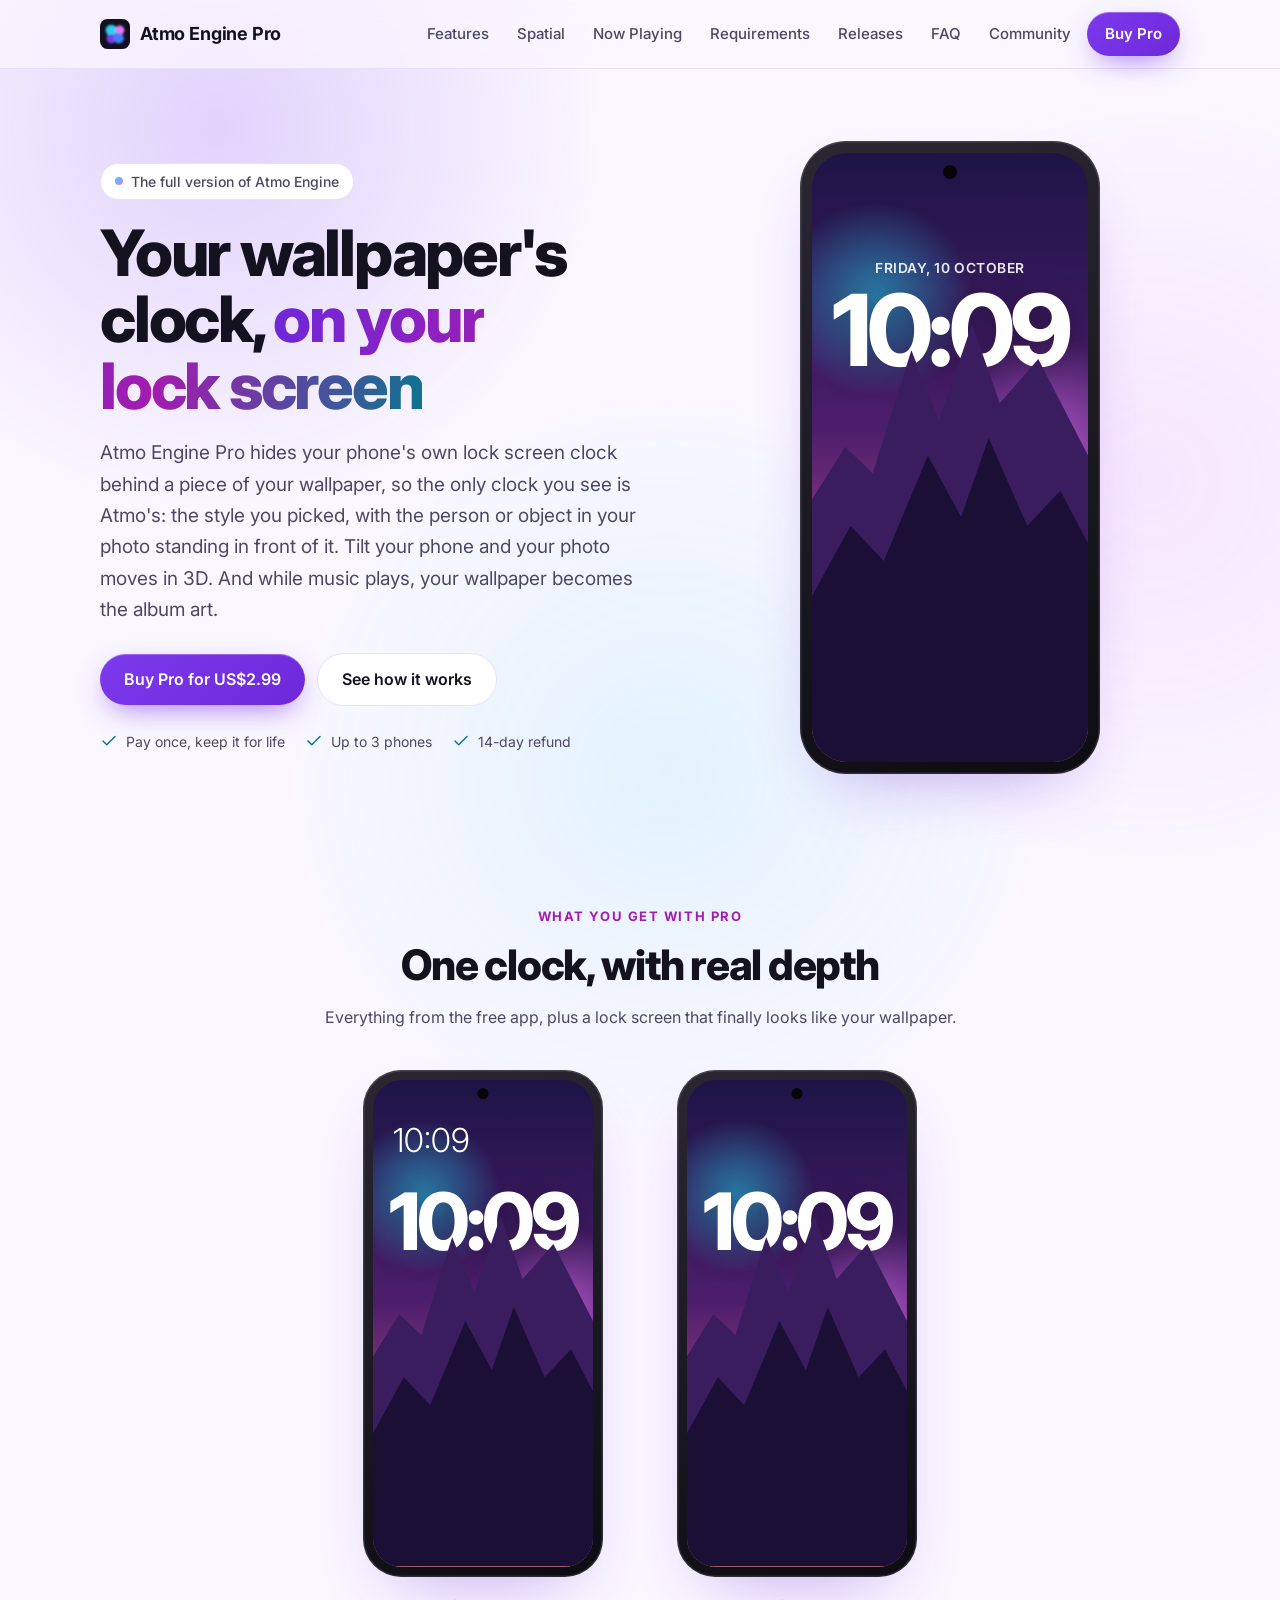
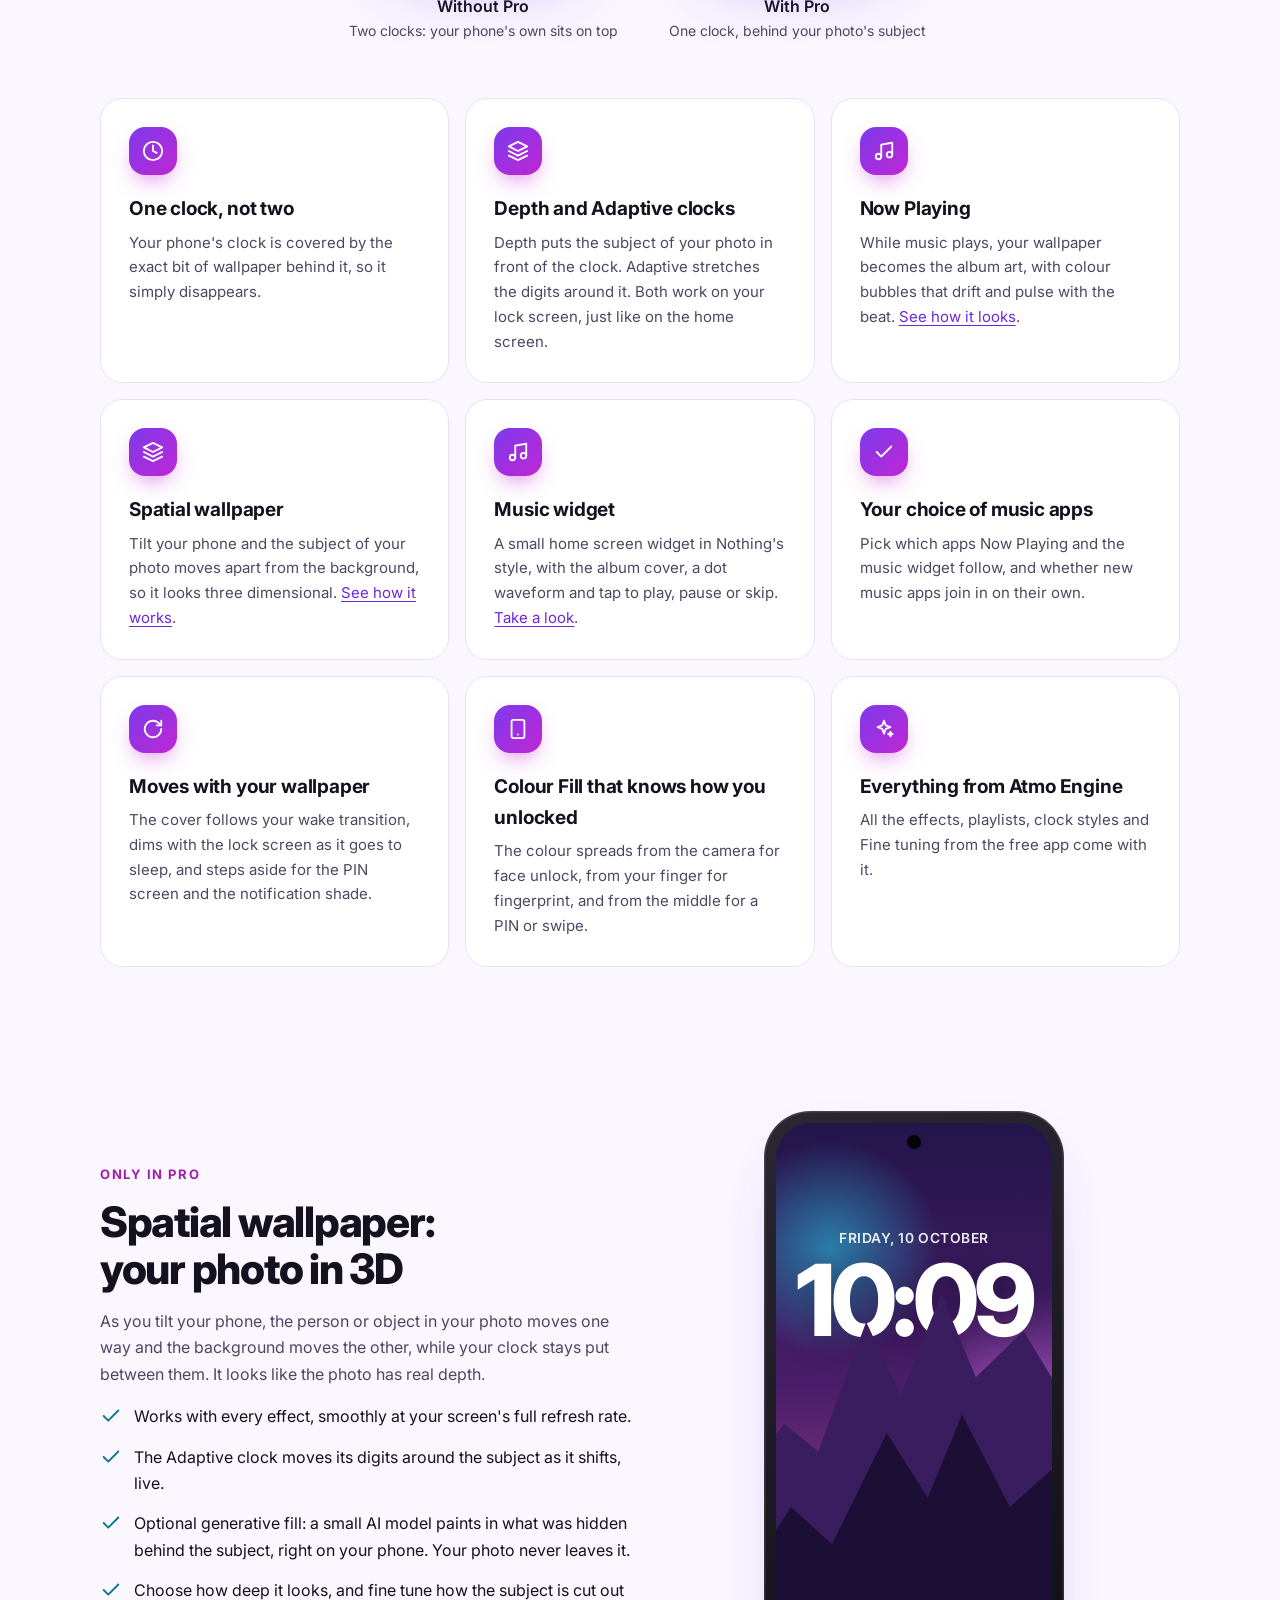
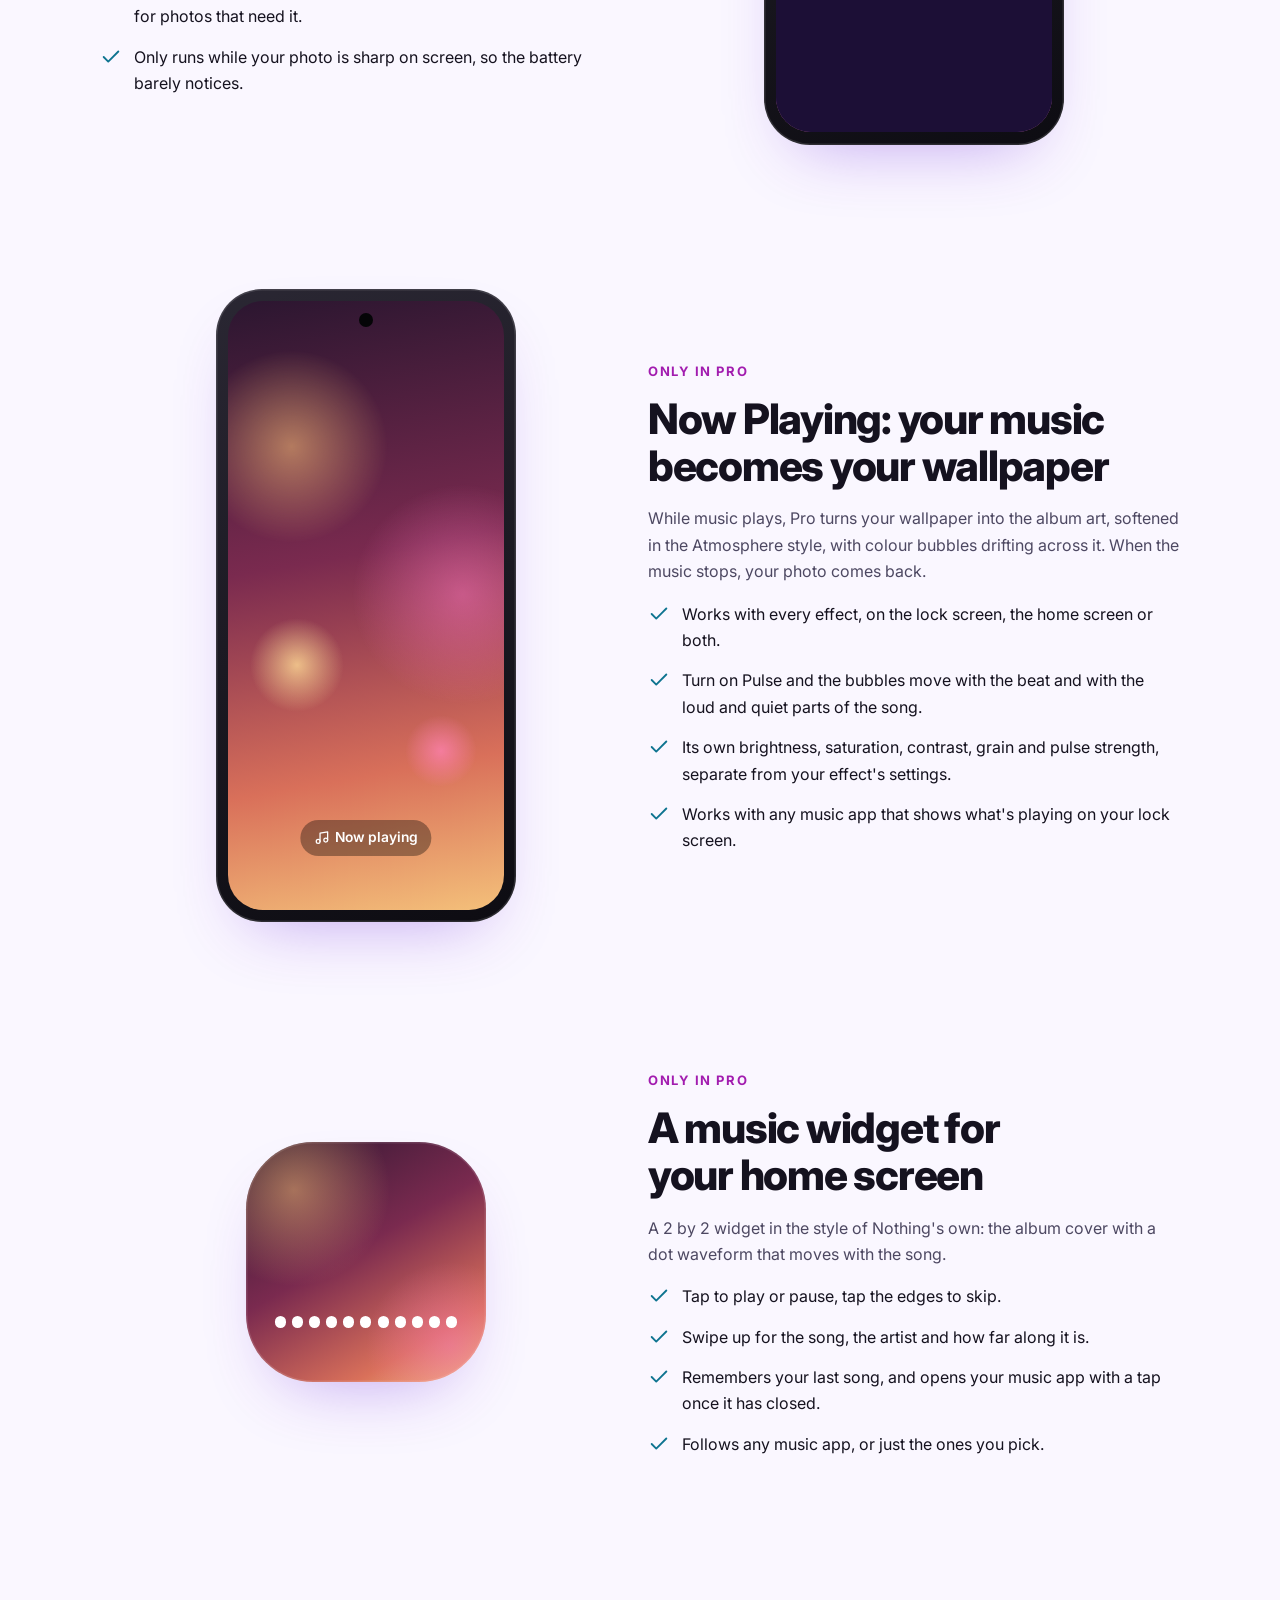
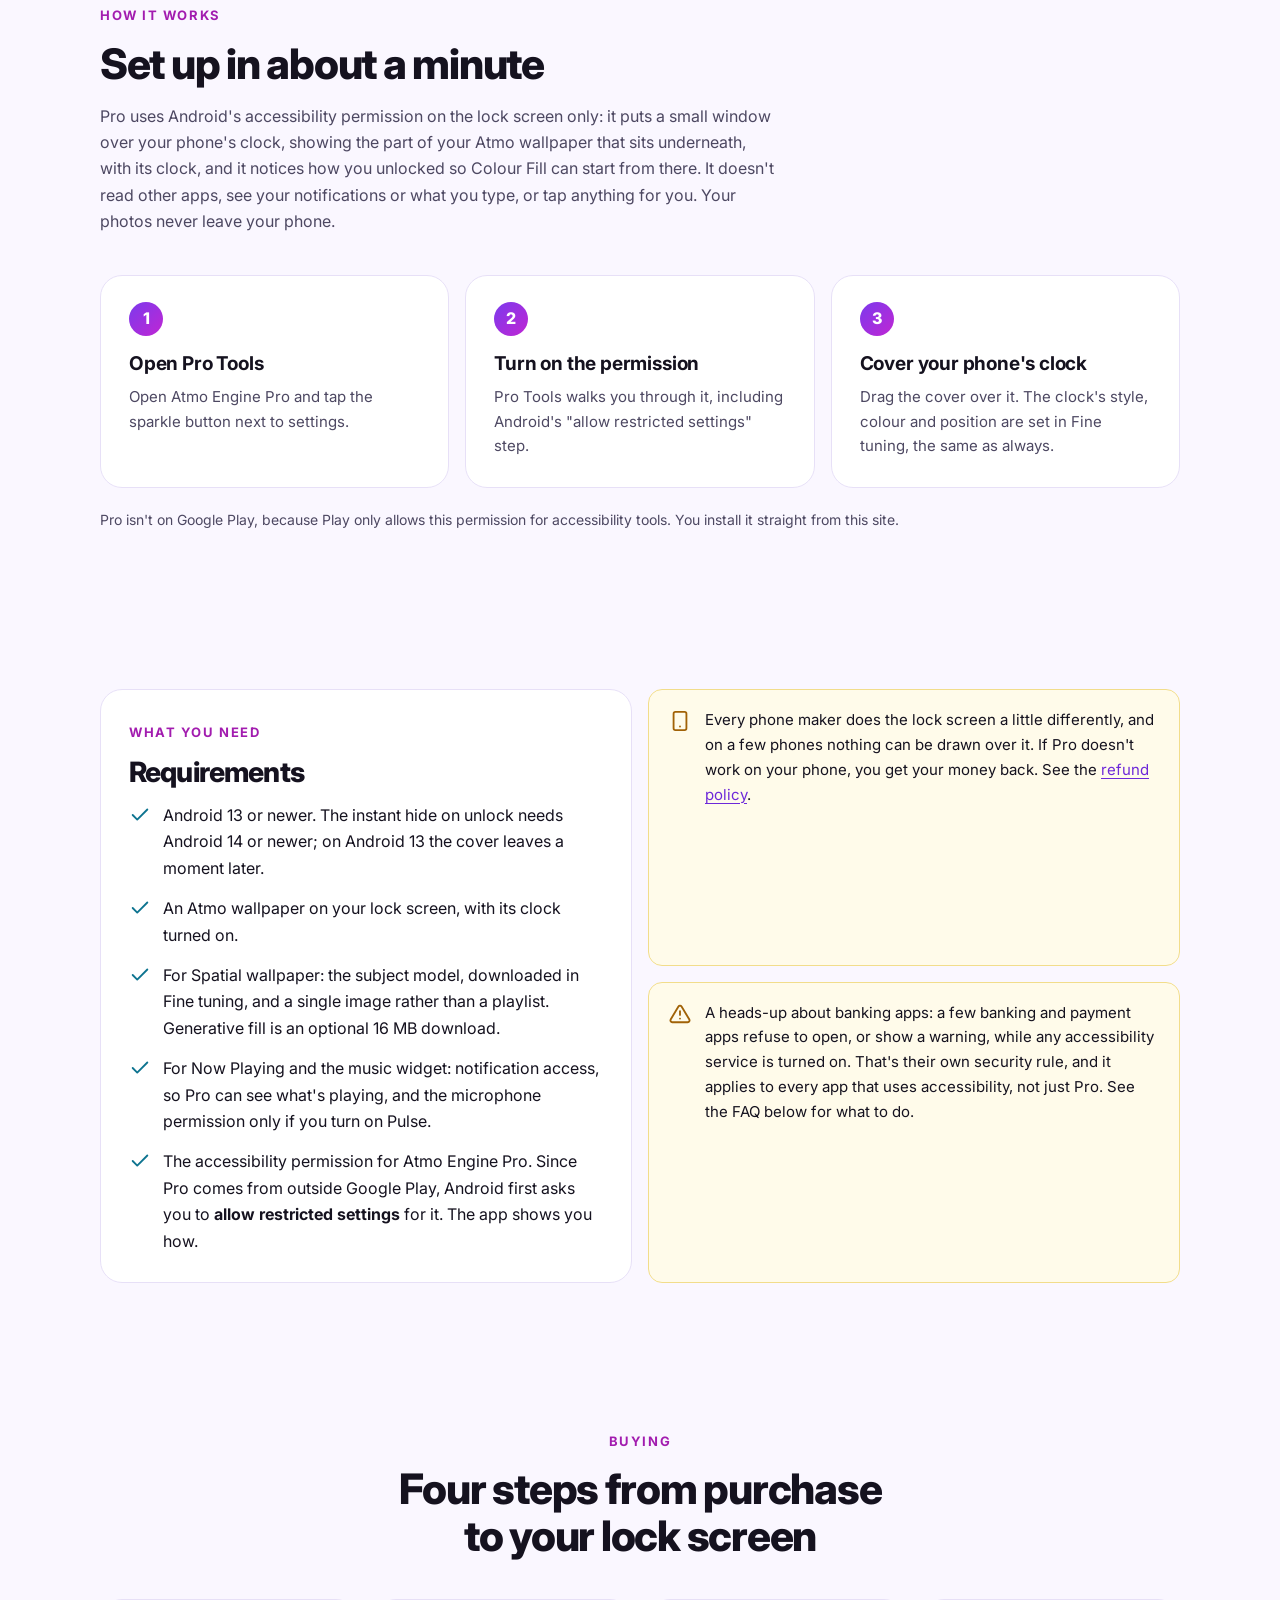
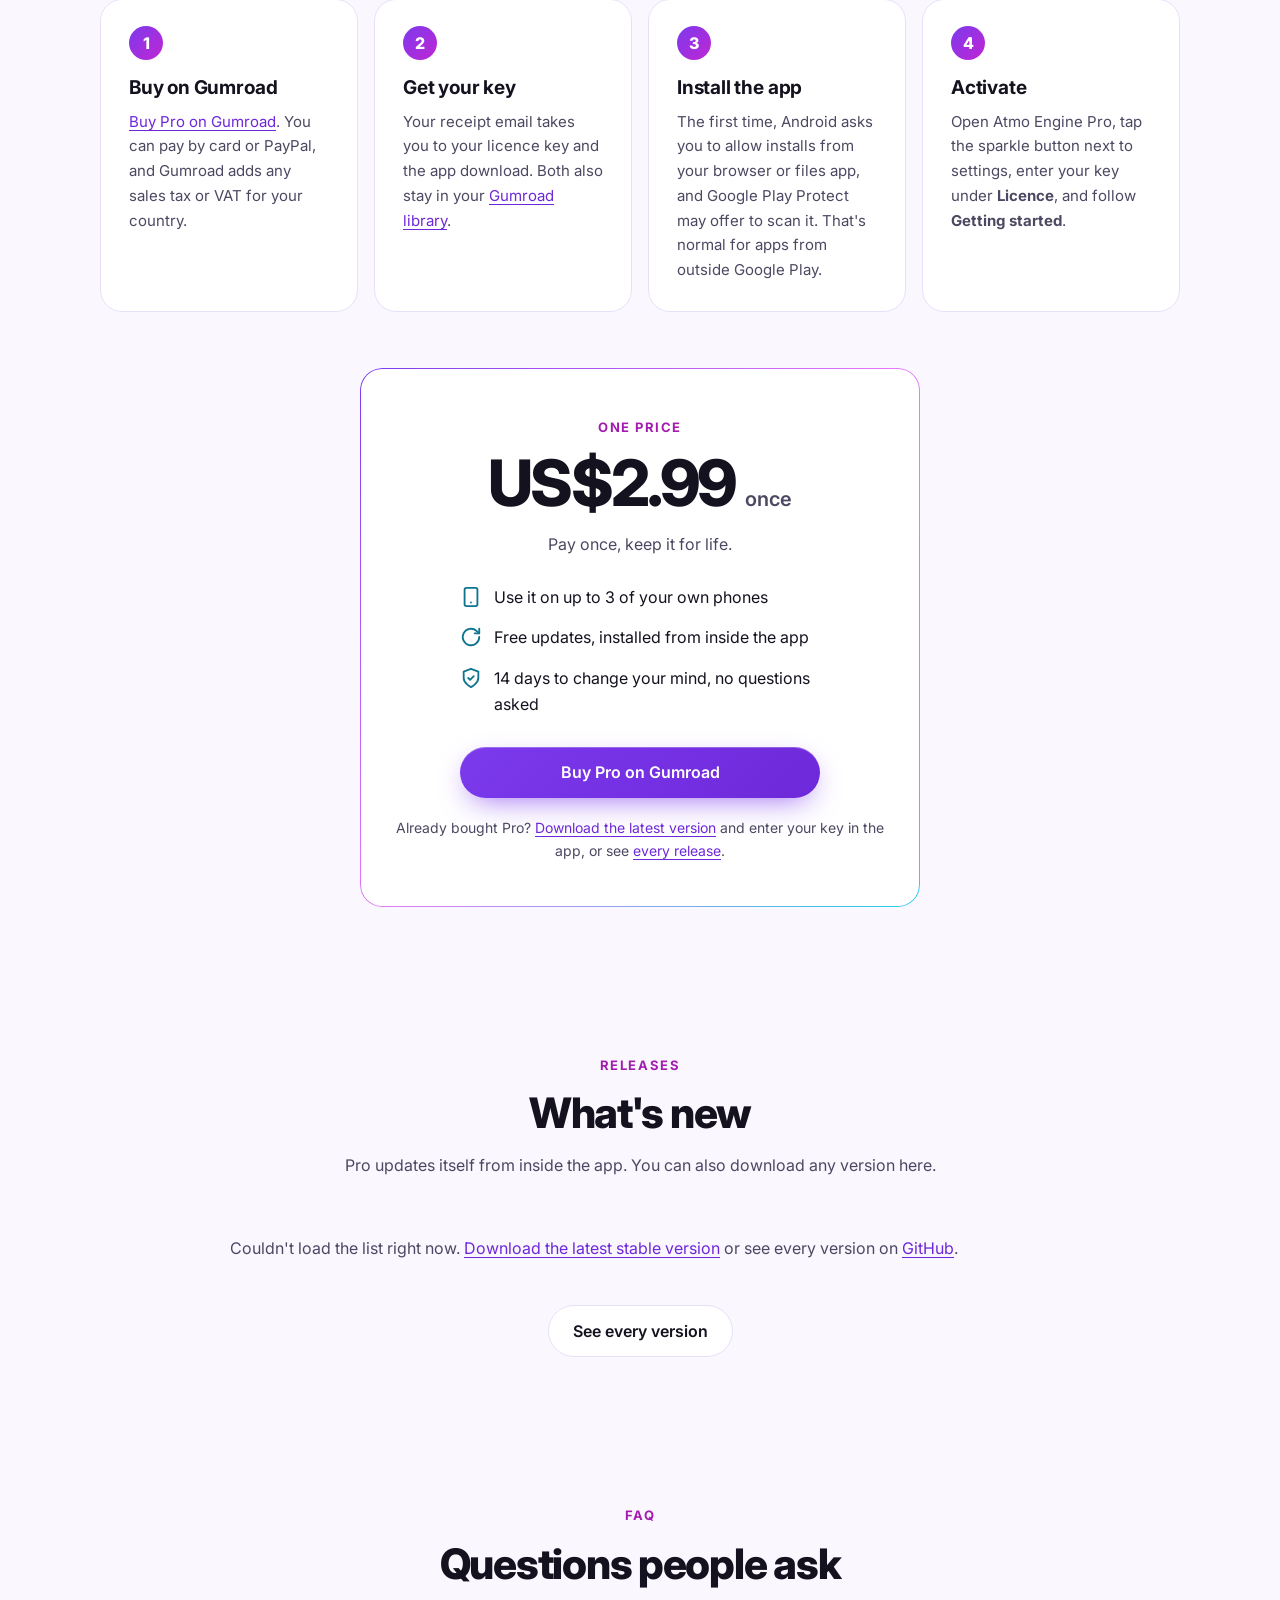
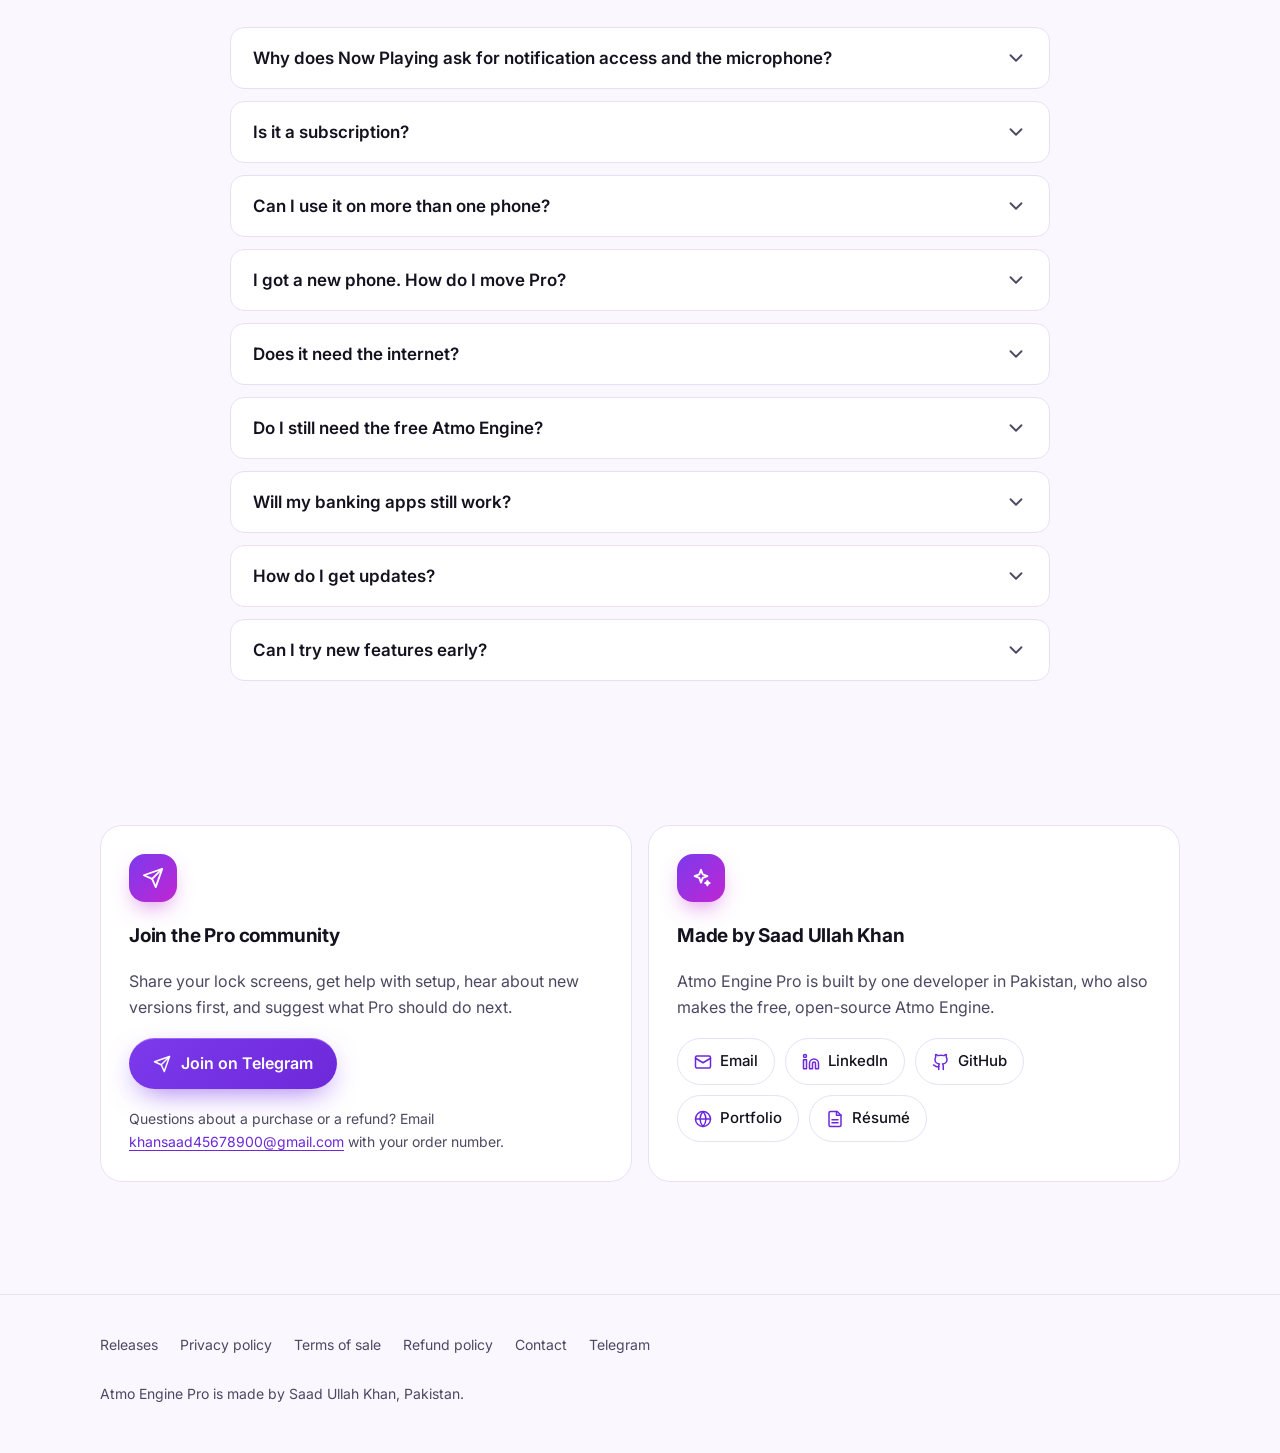
<file: index.html>
<!doctype html>
<html lang="en">
<head>
  <meta charset="utf-8">
  <meta name="viewport" content="width=device-width, initial-scale=1, viewport-fit=cover">
  <title>Atmo Engine Pro: your wallpaper's clock and your music on your lock screen</title>
  <meta name="description" content="Atmo Engine Pro puts your Atmo wallpaper's own clock on your Android lock screen, with the depth effect, in place of your phone's clock. Your photo moves in 3D as you tilt your phone, your wallpaper becomes the album art while music plays, and a music widget sits on your home screen.">
  <meta name="theme-color" content="#0b0a12" media="(prefers-color-scheme: dark)">
  <meta name="theme-color" content="#faf7ff" media="(prefers-color-scheme: light)">
  <meta property="og:title" content="Atmo Engine Pro">
  <meta property="og:description" content="Your wallpaper's clock, on your lock screen, with the person or object in your photo standing in front of it.">
  <meta property="og:url" content="https://saad-khan-rind.github.io/atmo-engine-pro-site/">
  <meta property="og:type" content="website">
  <link rel="icon" href="favicon.svg" type="image/svg+xml">
  <link rel="preconnect" href="https://fonts.googleapis.com">
  <link rel="preconnect" href="https://fonts.gstatic.com" crossorigin>
  <link rel="stylesheet" href="https://fonts.googleapis.com/css2?family=Inter:wght@400;500;600;700;800&display=swap">
  <link rel="stylesheet" href="style.css">
  <script>document.documentElement.classList.add("js")</script>
</head>
<body>
  <a class="skip" href="#main">Skip to content</a>
  <div class="aurora" aria-hidden="true"><span></span><span></span><span></span></div>

  <svg width="0" height="0" style="position:absolute" aria-hidden="true">
    <symbol id="i-check" viewBox="0 0 24 24"><path d="M20 6 9 17l-5-5"/></symbol>
    <symbol id="i-clock" viewBox="0 0 24 24"><circle cx="12" cy="12" r="10"/><path d="M12 6v6l4 2"/></symbol>
    <symbol id="i-layers" viewBox="0 0 24 24"><path d="m12 2 10 5-10 5L2 7z"/><path d="m2 17 10 5 10-5"/><path d="m2 12 10 5 10-5"/></symbol>
    <symbol id="i-unlock" viewBox="0 0 24 24"><rect x="3" y="11" width="18" height="11" rx="2"/><path d="M7 11V7a5 5 0 0 1 9.9-1"/></symbol>
    <symbol id="i-sparkles" viewBox="0 0 24 24"><path d="M12 3l1.9 5.1L19 10l-5.1 1.9L12 17l-1.9-5.1L5 10l5.1-1.9z"/><path d="M19 15l.7 1.8 1.8.7-1.8.7L19 20l-.7-1.8-1.8-.7 1.8-.7z"/></symbol>
    <symbol id="i-shield" viewBox="0 0 24 24"><path d="M12 22s8-4 8-10V5l-8-3-8 3v7c0 6 8 10 8 10z"/><path d="m9 12 2 2 4-4"/></symbol>
    <symbol id="i-download" viewBox="0 0 24 24"><path d="M12 3v12"/><path d="m7 10 5 5 5-5"/><path d="M5 21h14"/></symbol>
    <symbol id="i-phone" viewBox="0 0 24 24"><rect x="5" y="2" width="14" height="20" rx="2"/><path d="M12 18h.01"/></symbol>
    <symbol id="i-refresh" viewBox="0 0 24 24"><path d="M21 12a9 9 0 1 1-3-6.7L21 8"/><path d="M21 3v5h-5"/></symbol>
    <symbol id="i-alert" viewBox="0 0 24 24"><path d="M10.3 3.9 1.8 18a2 2 0 0 0 1.7 3h17a2 2 0 0 0 1.7-3L13.7 3.9a2 2 0 0 0-3.4 0z"/><path d="M12 9v4"/><path d="M12 17h.01"/></symbol>
    <symbol id="i-music" viewBox="0 0 24 24"><path d="M9 18V5l12-2v13"/><circle cx="6" cy="18" r="3"/><circle cx="18" cy="16" r="3"/></symbol>
    <symbol id="i-chevron" viewBox="0 0 24 24"><path d="m6 9 6 6 6-6"/></symbol>
    <symbol id="i-mail" viewBox="0 0 24 24"><rect x="2" y="4" width="20" height="16" rx="2"/><path d="m22 7-10 6L2 7"/></symbol>
    <symbol id="i-send" viewBox="0 0 24 24"><path d="m22 2-7 20-4-9-9-4z"/><path d="M22 2 11 13"/></symbol>
    <symbol id="i-linkedin" viewBox="0 0 24 24"><path d="M16 8a6 6 0 0 1 6 6v7h-4v-7a2 2 0 0 0-4 0v7h-4v-7a6 6 0 0 1 6-6z"/><rect x="2" y="9" width="4" height="12"/><circle cx="4" cy="4" r="2"/></symbol>
    <symbol id="i-github" viewBox="0 0 24 24"><path d="M15 22v-4a4.8 4.8 0 0 0-1-3.5c3 0 6-2 6-5.5.08-1.25-.27-2.48-1-3.5.28-1.15.28-2.35 0-3.5 0 0-1 0-3 1.5-2.64-.5-5.36-.5-8 0C6 2 5 2 5 2c-.3 1.15-.3 2.35 0 3.5A5.4 5.4 0 0 0 4 9c0 3.5 3 5.5 6 5.5-.39.49-.68 1.05-.85 1.65-.17.6-.22 1.23-.15 1.85v4"/><path d="M9 18c-4.51 2-5-2-7-2"/></symbol>
    <symbol id="i-globe" viewBox="0 0 24 24"><circle cx="12" cy="12" r="10"/><path d="M2 12h20"/><path d="M12 2a15.3 15.3 0 0 1 4 10 15.3 15.3 0 0 1-4 10 15.3 15.3 0 0 1-4-10 15.3 15.3 0 0 1 4-10z"/></symbol>
    <symbol id="i-file" viewBox="0 0 24 24"><path d="M15 2H6a2 2 0 0 0-2 2v16a2 2 0 0 0 2 2h12a2 2 0 0 0 2-2V7z"/><path d="M14 2v5h6"/><path d="M16 13H8"/><path d="M16 17H8"/></symbol>
    <symbol id="mountain" viewBox="0 0 100 100" preserveAspectRatio="none"><path fill="#3a1d5e" d="M0 40 L12 28 L22 34 L36 6 L46 22 L58 0 L68 18 L82 8 L100 30 L100 100 L0 100Z"/><path fill="#1c0f36" d="M0 62 L14 46 L26 54 L42 30 L54 44 L64 26 L78 46 L90 38 L100 50 L100 100 L0 100Z"/></symbol>
  </svg>

  <header class="site">
    <div class="wrap">
      <a class="brand" href="index.html"><img src="favicon.svg" alt="" width="30" height="30">Atmo Engine Pro</a>
      <nav aria-label="Main">
        <a class="optional" href="#features" data-section="features">Features</a>
        <a class="optional" href="#spatial" data-section="spatial">Spatial</a>
        <a class="optional" href="#now-playing" data-section="now-playing">Now Playing</a>
        <a class="optional" href="#requirements" data-section="requirements">Requirements</a>
        <a class="optional" href="#releases" data-section="releases">Releases</a>
        <a class="optional" href="#faq" data-section="faq">FAQ</a>
        <a class="optional" href="#contact" data-section="community">Community</a>
        <a class="button small" href="https://khansaad5.gumroad.com/l/atmo-engine-pro">Buy Pro</a>
      </nav>
    </div>
  </header>

  <main id="main">
    <div class="wrap">
      <section class="hero" aria-labelledby="hero-title">
        <div>
          <span class="eyebrow"><span class="dot"></span>The full version of Atmo Engine</span>
          <h1 id="hero-title">Your wallpaper's clock, <span class="gradient-text">on your lock screen</span></h1>
          <p class="lead">
            Atmo Engine Pro hides your phone's own lock screen clock behind a piece of your wallpaper,
            so the only clock you see is Atmo's: the style you picked, with the person or object in
            your photo standing in front of it. Tilt your phone and your photo moves in 3D. And while music
            plays, your wallpaper becomes the album art.
          </p>
          <div class="actions">
            <a class="button" href="https://khansaad5.gumroad.com/l/atmo-engine-pro">Buy Pro for US$2.99</a>
            <a class="button ghost" href="#how">See how it works</a>
          </div>
          <ul class="trust">
            <li><svg class="icon" aria-hidden="true"><use href="#i-check"/></svg>Pay once, keep it for life</li>
            <li><svg class="icon" aria-hidden="true"><use href="#i-check"/></svg>Up to 3 phones</li>
            <li><svg class="icon" aria-hidden="true"><use href="#i-check"/></svg>14-day refund</li>
          </ul>
        </div>

        <div class="phone" role="img" aria-label="A phone lock screen showing a large 10:09 clock with mountains standing in front of it">
          <div class="screen" aria-hidden="true">
            <span class="glow a"></span><span class="glow b"></span>
            <div class="date">FRIDAY, 10 OCTOBER</div>
            <div class="clock">10:09</div>
            <svg class="subject"><use href="#mountain"/></svg>
          </div>
        </div>
      </section>
    </div>

    <section id="features">
      <div class="wrap">
        <div class="section-head center reveal">
          <span class="kicker">What you get with Pro</span>
          <h2>One clock, with real depth</h2>
          <p class="muted">Everything from the free app, plus a lock screen that finally looks like your wallpaper.</p>
        </div>

        <div class="compare reveal">
          <figure>
            <div class="phone" role="img" aria-label="Without Pro: your phone's own small clock sits on top of everything, next to Atmo's clock">
              <div class="screen" aria-hidden="true">
                <span class="glow a"></span><span class="glow b"></span>
                <div class="stock">10:09</div>
                <div class="clock">10:09</div>
                <svg class="subject"><use href="#mountain"/></svg>
              </div>
            </div>
            <figcaption>Without Pro<span>Two clocks: your phone's own sits on top</span></figcaption>
          </figure>
          <figure>
            <div class="phone" role="img" aria-label="With Pro: only Atmo's clock, with the mountains in front of it">
              <div class="screen" aria-hidden="true">
                <span class="glow a"></span><span class="glow b"></span>
                <div class="clock">10:09</div>
                <svg class="subject"><use href="#mountain"/></svg>
              </div>
            </div>
            <figcaption>With Pro<span>One clock, behind your photo's subject</span></figcaption>
          </figure>
        </div>

        <div class="grid three" style="margin-top:56px">
          <article class="card feature reveal">
            <span class="badge-icon"><svg class="icon" aria-hidden="true"><use href="#i-clock"/></svg></span>
            <h3>One clock, not two</h3>
            <p>Your phone's clock is covered by the exact bit of wallpaper behind it, so it simply disappears.</p>
          </article>
          <article class="card feature reveal">
            <span class="badge-icon"><svg class="icon" aria-hidden="true"><use href="#i-layers"/></svg></span>
            <h3>Depth and Adaptive clocks</h3>
            <p>Depth puts the subject of your photo in front of the clock. Adaptive stretches the digits around it. Both work on your lock screen, just like on the home screen.</p>
          </article>
          <article class="card feature reveal">
            <span class="badge-icon"><svg class="icon" aria-hidden="true"><use href="#i-music"/></svg></span>
            <h3>Now Playing</h3>
            <p>While music plays, your wallpaper becomes the album art, with colour bubbles that drift and pulse with the beat. <a href="#now-playing">See how it looks</a>.</p>
          </article>
          <article class="card feature reveal">
            <span class="badge-icon"><svg class="icon" aria-hidden="true"><use href="#i-layers"/></svg></span>
            <h3>Spatial wallpaper</h3>
            <p>Tilt your phone and the subject of your photo moves apart from the background, so it looks three dimensional. <a href="#spatial">See how it works</a>.</p>
          </article>
          <article class="card feature reveal">
            <span class="badge-icon"><svg class="icon" aria-hidden="true"><use href="#i-music"/></svg></span>
            <h3>Music widget</h3>
            <p>A small home screen widget in Nothing's style, with the album cover, a dot waveform and tap to play, pause or skip. <a href="#widget">Take a look</a>.</p>
          </article>
          <article class="card feature reveal">
            <span class="badge-icon"><svg class="icon" aria-hidden="true"><use href="#i-check"/></svg></span>
            <h3>Your choice of music apps</h3>
            <p>Pick which apps Now Playing and the music widget follow, and whether new music apps join in on their own.</p>
          </article>
          <article class="card feature reveal">
            <span class="badge-icon"><svg class="icon" aria-hidden="true"><use href="#i-refresh"/></svg></span>
            <h3>Moves with your wallpaper</h3>
            <p>The cover follows your wake transition, dims with the lock screen as it goes to sleep, and steps aside for the PIN screen and the notification shade.</p>
          </article>
          <article class="card feature reveal">
            <span class="badge-icon"><svg class="icon" aria-hidden="true"><use href="#i-phone"/></svg></span>
            <h3>Colour Fill that knows how you unlocked</h3>
            <p>The colour spreads from the camera for face unlock, from your finger for fingerprint, and from the middle for a PIN or swipe.</p>
          </article>
          <article class="card feature reveal">
            <span class="badge-icon"><svg class="icon" aria-hidden="true"><use href="#i-sparkles"/></svg></span>
            <h3>Everything from Atmo Engine</h3>
            <p>All the effects, playlists, clock styles and Fine tuning from the free app come with it.</p>
          </article>
        </div>
      </div>
    </section>

    <section id="spatial">
      <div class="wrap two-col np">
        <div class="reveal">
          <span class="kicker">Only in Pro</span>
          <h2>Spatial wallpaper: your photo in 3D</h2>
          <p class="muted">
            As you tilt your phone, the person or object in your photo moves one way and the background
            moves the other, while your clock stays put between them. It looks like the photo has real depth.
          </p>
          <ul class="checks">
            <li><svg class="icon" aria-hidden="true"><use href="#i-check"/></svg><span>Works with every effect, smoothly at your screen's full refresh rate.</span></li>
            <li><svg class="icon" aria-hidden="true"><use href="#i-check"/></svg><span>The Adaptive clock moves its digits around the subject as it shifts, live.</span></li>
            <li><svg class="icon" aria-hidden="true"><use href="#i-check"/></svg><span>Optional generative fill: a small AI model paints in what was hidden behind the subject, right on your phone. Your photo never leaves it.</span></li>
            <li><svg class="icon" aria-hidden="true"><use href="#i-check"/></svg><span>Choose how deep it looks, and fine tune how the subject is cut out for photos that need it.</span></li>
            <li><svg class="icon" aria-hidden="true"><use href="#i-check"/></svg><span>Only runs while your photo is sharp on screen, so the battery barely notices.</span></li>
          </ul>
        </div>
        <div class="phone reveal" role="img" aria-label="A lock screen where the mountains in front and the sky behind move apart while the clock stays still">
          <div class="screen spatial" aria-hidden="true">
            <div class="backdrop"><span class="glow a"></span><span class="glow b"></span></div>
            <div class="date">FRIDAY, 10 OCTOBER</div>
            <div class="clock">10:09</div>
            <svg class="subject"><use href="#mountain"/></svg>
          </div>
        </div>
      </div>
    </section>

    <section id="now-playing">
      <div class="wrap two-col np">
        <div class="phone reveal" role="img" aria-label="A lock screen showing softened album art with glowing colour bubbles and a Now playing label">
          <div class="screen art" aria-hidden="true">
            <span class="glow a"></span><span class="glow b"></span><span class="glow c"></span><span class="glow d"></span>
            <div class="np-chip"><svg class="icon"><use href="#i-music"/></svg>Now playing</div>
          </div>
        </div>
        <div class="reveal">
          <span class="kicker">Only in Pro</span>
          <h2>Now Playing: your music becomes your wallpaper</h2>
          <p class="muted">
            While music plays, Pro turns your wallpaper into the album art, softened in the Atmosphere style,
            with colour bubbles drifting across it. When the music stops, your photo comes back.
          </p>
          <ul class="checks">
            <li><svg class="icon" aria-hidden="true"><use href="#i-check"/></svg><span>Works with every effect, on the lock screen, the home screen or both.</span></li>
            <li><svg class="icon" aria-hidden="true"><use href="#i-check"/></svg><span>Turn on Pulse and the bubbles move with the beat and with the loud and quiet parts of the song.</span></li>
            <li><svg class="icon" aria-hidden="true"><use href="#i-check"/></svg><span>Its own brightness, saturation, contrast, grain and pulse strength, separate from your effect's settings.</span></li>
            <li><svg class="icon" aria-hidden="true"><use href="#i-check"/></svg><span>Works with any music app that shows what's playing on your lock screen.</span></li>
          </ul>
        </div>
      </div>
    </section>

    <section id="widget">
      <div class="wrap two-col np">
        <div class="widget-mock reveal" role="img" aria-label="A square home screen widget showing album art with a row of dots as a waveform">
          <div class="widget-card" aria-hidden="true">
            <span class="glow a"></span><span class="glow b"></span>
            <div class="wave"><i></i><i></i><i></i><i></i><i></i><i></i><i></i><i></i><i></i><i></i><i></i></div>
          </div>
        </div>
        <div class="reveal">
          <span class="kicker">Only in Pro</span>
          <h2>A music widget for your home screen</h2>
          <p class="muted">
            A 2 by 2 widget in the style of Nothing's own: the album cover with a dot waveform that moves with the song.
          </p>
          <ul class="checks">
            <li><svg class="icon" aria-hidden="true"><use href="#i-check"/></svg><span>Tap to play or pause, tap the edges to skip.</span></li>
            <li><svg class="icon" aria-hidden="true"><use href="#i-check"/></svg><span>Swipe up for the song, the artist and how far along it is.</span></li>
            <li><svg class="icon" aria-hidden="true"><use href="#i-check"/></svg><span>Remembers your last song, and opens your music app with a tap once it has closed.</span></li>
            <li><svg class="icon" aria-hidden="true"><use href="#i-check"/></svg><span>Follows any music app, or just the ones you pick.</span></li>
          </ul>
        </div>
      </div>
    </section>

    <section id="how">
      <div class="wrap">
        <div class="section-head reveal">
          <span class="kicker">How it works</span>
          <h2>Set up in about a minute</h2>
          <p class="muted">
            Pro uses Android's accessibility permission on the lock screen only: it puts a small window over your
            phone's clock, showing the part of your Atmo wallpaper that sits underneath, with its clock, and it
            notices how you unlocked so Colour Fill can start from there. It doesn't read other apps, see your
            notifications or what you type, or tap anything for you. Your photos never leave your phone.
          </p>
        </div>
        <ol class="steps">
          <li class="card reveal"><h3>Open Pro Tools</h3><p>Open Atmo Engine Pro and tap the sparkle button next to settings.</p></li>
          <li class="card reveal"><h3>Turn on the permission</h3><p>Pro Tools walks you through it, including Android's "allow restricted settings" step.</p></li>
          <li class="card reveal"><h3>Cover your phone's clock</h3><p>Drag the cover over it. The clock's style, colour and position are set in Fine tuning, the same as always.</p></li>
        </ol>
        <p class="muted small reveal" style="margin-top:20px">
          Pro isn't on Google Play, because Play only allows this permission for accessibility tools. You install it straight from this site.
        </p>
      </div>
    </section>

    <section id="requirements">
      <div class="wrap two-col">
        <div class="card reveal">
          <span class="kicker">What you need</span>
          <h2 style="font-size:28px">Requirements</h2>
          <ul class="checks">
            <li><svg class="icon" aria-hidden="true"><use href="#i-check"/></svg><span>Android 13 or newer. The instant hide on unlock needs Android 14 or newer; on Android 13 the cover leaves a moment later.</span></li>
            <li><svg class="icon" aria-hidden="true"><use href="#i-check"/></svg><span>An Atmo wallpaper on your lock screen, with its clock turned on.</span></li>
            <li><svg class="icon" aria-hidden="true"><use href="#i-check"/></svg><span>For Spatial wallpaper: the subject model, downloaded in Fine tuning, and a single image rather than a playlist. Generative fill is an optional 16 MB download.</span></li>
            <li><svg class="icon" aria-hidden="true"><use href="#i-check"/></svg><span>For Now Playing and the music widget: notification access, so Pro can see what's playing, and the microphone permission only if you turn on Pulse.</span></li>
            <li><svg class="icon" aria-hidden="true"><use href="#i-check"/></svg><span>The accessibility permission for Atmo Engine Pro. Since Pro comes from outside Google Play, Android first asks you to <strong>allow restricted settings</strong> for it. The app shows you how.</span></li>
          </ul>
        </div>
        <div class="stack">
          <div class="note reveal">
            <svg class="icon" aria-hidden="true"><use href="#i-phone"/></svg>
            <p>Every phone maker does the lock screen a little differently, and on a few phones nothing can be drawn over it. If Pro doesn't work on your phone, you get your money back. See the <a href="refund.html">refund policy</a>.</p>
          </div>
          <div class="note reveal">
            <svg class="icon" aria-hidden="true"><use href="#i-alert"/></svg>
            <p>A heads-up about banking apps: a few banking and payment apps refuse to open, or show a warning, while any accessibility service is turned on. That's their own security rule, and it applies to every app that uses accessibility, not just Pro. See the FAQ below for what to do.</p>
          </div>
        </div>
      </div>
    </section>

    <section id="buying">
      <div class="wrap">
        <div class="section-head center reveal">
          <span class="kicker">Buying</span>
          <h2>Four steps from purchase to your lock screen</h2>
        </div>
        <ol class="steps">
          <li class="card reveal"><h3>Buy on Gumroad</h3><p><a href="https://khansaad5.gumroad.com/l/atmo-engine-pro">Buy Pro on Gumroad</a>. You can pay by card or PayPal, and Gumroad adds any sales tax or VAT for your country.</p></li>
          <li class="card reveal"><h3>Get your key</h3><p>Your receipt email takes you to your licence key and the app download. Both also stay in your <a href="https://app.gumroad.com/library">Gumroad library</a>.</p></li>
          <li class="card reveal"><h3>Install the app</h3><p>The first time, Android asks you to allow installs from your browser or files app, and Google Play Protect may offer to scan it. That's normal for apps from outside Google Play.</p></li>
          <li class="card reveal"><h3>Activate</h3><p>Open Atmo Engine Pro, tap the sparkle button next to settings, enter your key under <strong>Licence</strong>, and follow <strong>Getting started</strong>.</p></li>
        </ol>

        <div class="card pricing reveal" style="margin-top:56px">
          <span class="kicker">One price</span>
          <div class="amount">US$2.99 <small>once</small></div>
          <p class="muted">Pay once, keep it for life.</p>
          <ul class="checks">
            <li><svg class="icon" aria-hidden="true"><use href="#i-phone"/></svg><span>Use it on up to 3 of your own phones</span></li>
            <li><svg class="icon" aria-hidden="true"><use href="#i-refresh"/></svg><span>Free updates, installed from inside the app</span></li>
            <li><svg class="icon" aria-hidden="true"><use href="#i-shield"/></svg><span>14 days to change your mind, no questions asked</span></li>
          </ul>
          <a class="button" href="https://khansaad5.gumroad.com/l/atmo-engine-pro">Buy Pro on Gumroad</a>
          <p class="small muted" style="margin:18px 0 0">
            Already bought Pro? <a href="https://github.com/saad-khan-rind/atmo-engine-pro-site/releases/latest/download/AtmoEnginePro.apk">Download the latest version</a> and enter your key in the app, or see <a href="releases.html">every release</a>.
          </p>
        </div>
      </div>
    </section>

    <section id="releases">
      <div class="wrap">
        <div class="section-head center reveal">
          <span class="kicker">Releases</span>
          <h2>What's new</h2>
          <p class="muted">Pro updates itself from inside the app. You can also download any version here.</p>
        </div>
        <div id="release-list" class="release-list" aria-live="polite">
          <p class="muted">Loading releases…</p>
        </div>
        <p class="center-link"><a class="button ghost" href="releases.html">See every version</a></p>
      </div>
    </section>

    <section id="faq">
      <div class="wrap">
        <div class="section-head center reveal">
          <span class="kicker">FAQ</span>
          <h2>Questions people ask</h2>
        </div>
        <div class="faq">
          <details class="reveal"><summary>Why does Now Playing ask for notification access and the microphone?<svg class="icon" aria-hidden="true"><use href="#i-chevron"/></svg></summary><div><p>Android only tells an app what music is playing, and gives it the album art, through notification access. Pro reads the song and its art from there and reads none of your notifications. The microphone permission is needed only for Pulse, because it is the only way Android lets an app follow the sound your phone is playing. Pro never listens through the microphone itself, and nothing is recorded, saved or sent.</p></div></details>
          <details class="reveal"><summary>Is it a subscription?<svg class="icon" aria-hidden="true"><use href="#i-chevron"/></svg></summary><div><p>No. You pay once and it's yours.</p></div></details>
          <details class="reveal"><summary>Can I use it on more than one phone?<svg class="icon" aria-hidden="true"><use href="#i-chevron"/></svg></summary><div><p>Yes, on up to 3 of your own phones at the same time.</p></div></details>
          <details class="reveal"><summary>I got a new phone. How do I move Pro?<svg class="icon" aria-hidden="true"><use href="#i-chevron"/></svg></summary><div><p>Enter your key on the new phone. If all 3 places are taken, the app lists your phones and you can remove an old one right there. Reinstalling on the same phone doesn't use up a place.</p></div></details>
          <details class="reveal"><summary>Does it need the internet?<svg class="icon" aria-hidden="true"><use href="#i-chevron"/></svg></summary><div><p>Only now and then. You need a connection to activate. After that, Pro checks your licence and looks for updates about once a day when you're online, and keeps working offline for up to 30 days.</p></div></details>
          <details class="reveal"><summary>Do I still need the free Atmo Engine?<svg class="icon" aria-hidden="true"><use href="#i-chevron"/></svg></summary><div><p>No. Pro has everything the free app has, so you only need Pro.</p></div></details>
          <details class="reveal"><summary>Will my banking apps still work?<svg class="icon" aria-hidden="true"><use href="#i-chevron"/></svg></summary><div><p>Most will. A few banking and payment apps won't open, or keep warning you, while any accessibility service is on, because they can't tell which ones are harmless. If one of yours does that, turn off the Atmo Engine Pro lock screen clock in your phone's accessibility settings while you use it, then turn it back on. Your wallpaper keeps working the whole time; only the lock screen clock takes a break.</p></div></details>
          <details class="reveal"><summary>How do I get updates?<svg class="icon" aria-hidden="true"><use href="#i-chevron"/></svg></summary><div><p>Pro checks for new versions on its own. When one is out, it lets you know with a notification and an <strong>Update available</strong> message with what's new. Tap <strong>Update</strong> and Pro downloads and installs it for you; Android asks you to confirm, and the very first time to allow Pro to install apps. Your wallpaper, settings and licence stay as they are. You can also check yourself in Pro Tools, or <a href="https://github.com/saad-khan-rind/atmo-engine-pro-site/releases/latest/download/AtmoEnginePro.apk">download the latest version</a> here any time.</p></div></details>
          <details class="reveal"><summary>Can I try new features early?<svg class="icon" aria-hidden="true"><use href="#i-chevron"/></svg></summary><div><p>Yes. Turn on <strong>Beta updates</strong> in Pro Tools and you'll get new versions before they're marked stable. They're usually fine, but they may have the odd rough edge. Turn it off whenever you like.</p></div></details>
        </div>
      </div>
    </section>

    <section id="contact">
      <div class="wrap two-col">
        <div class="card reveal">
          <span class="badge-icon"><svg class="icon" aria-hidden="true"><use href="#i-send"/></svg></span>
          <h3>Join the Pro community</h3>
          <p class="muted">Share your lock screens, get help with setup, hear about new versions first, and suggest what Pro should do next.</p>
          <div class="actions">
            <a class="button" href="https://t.me/atmoenginepro"><svg class="icon" aria-hidden="true"><use href="#i-send"/></svg>Join on Telegram</a>
          </div>
          <p class="small muted" style="margin:18px 0 0">
            Questions about a purchase or a refund? Email <a href="mailto:khansaad45678900@gmail.com">khansaad45678900@gmail.com</a> with your order number.
          </p>
        </div>
        <div class="card reveal">
          <span class="badge-icon"><svg class="icon" aria-hidden="true"><use href="#i-sparkles"/></svg></span>
          <h3>Made by Saad Ullah Khan</h3>
          <p class="muted">Atmo Engine Pro is built by one developer in Pakistan, who also makes the free, open-source Atmo Engine.</p>
          <ul class="link-list">
            <li><a href="mailto:khansaad45678900@gmail.com"><svg class="icon" aria-hidden="true"><use href="#i-mail"/></svg>Email</a></li>
            <li><a href="https://www.linkedin.com/in/saadullahkhan456"><svg class="icon" aria-hidden="true"><use href="#i-linkedin"/></svg>LinkedIn</a></li>
            <li><a href="https://github.com/saad-khan-rind"><svg class="icon" aria-hidden="true"><use href="#i-github"/></svg>GitHub</a></li>
            <li><a href="https://portfolio-frontend-lovat-nine.vercel.app"><svg class="icon" aria-hidden="true"><use href="#i-globe"/></svg>Portfolio</a></li>
            <li><a href="https://drive.google.com/uc?export=download&amp;id=1tGnnqq0MRVyqwtv5bXd9xt2qbgw91nZe"><svg class="icon" aria-hidden="true"><use href="#i-file"/></svg>Résumé</a></li>
          </ul>
        </div>
      </div>
    </section>
  </main>

  <footer class="site">
    <div class="wrap">
      <a href="releases.html">Releases</a>
      <a href="privacy.html">Privacy policy</a>
      <a href="terms.html">Terms of sale</a>
      <a href="refund.html">Refund policy</a>
      <a href="mailto:khansaad45678900@gmail.com">Contact</a>
      <a href="https://t.me/atmoenginepro">Telegram</a>
      <p>Atmo Engine Pro is made by Saad Ullah Khan, Pakistan.</p>
    </div>
  </footer>

  <nav class="bottom-nav" aria-label="Sections">
    <a href="#main" data-section="home" aria-current="page"><svg class="icon" viewBox="0 0 24 24" aria-hidden="true"><path d="M3 10.5 12 3l9 7.5V20a1 1 0 0 1-1 1h-5v-6h-6v6H4a1 1 0 0 1-1-1z"/></svg><span>Home</span></a>
    <a href="#features" data-section="features"><svg class="icon" viewBox="0 0 24 24" aria-hidden="true"><path d="M12 3l1.9 5.1L19 10l-5.1 1.9L12 17l-1.9-5.1L5 10l5.1-1.9z"/></svg><span>Features</span></a>
    <a href="#releases" data-section="releases"><svg class="icon" viewBox="0 0 24 24" aria-hidden="true"><path d="M12 3v12"/><path d="m7 10 5 5 5-5"/><path d="M5 21h14"/></svg><span>Releases</span></a>
    <a href="#faq" data-section="faq"><svg class="icon" viewBox="0 0 24 24" aria-hidden="true"><circle cx="12" cy="12" r="10"/><path d="M9.1 9a3 3 0 0 1 5.8 1c0 2-3 3-3 3"/><path d="M12 17h.01"/></svg><span>FAQ</span></a>
    <a href="#contact" data-section="community"><svg class="icon" viewBox="0 0 24 24" aria-hidden="true"><path d="m22 2-7 20-4-9-9-4z"/><path d="M22 2 11 13"/></svg><span>Community</span></a>
  </nav>

  <script src="releases.js"></script>
  <script>
    renderReleases(document.getElementById("release-list"), { all: false });

    // The header (wide screens) and the bottom bar (phones) mark the section being read.
    const tabs = document.querySelectorAll("a[data-section]");
    const sections = {
      home: document.querySelector(".hero"), features: "features", spatial: "spatial", "now-playing": "now-playing", requirements: "requirements",
      releases: "releases", faq: "faq", community: "contact"
    };
    const spy = new IntersectionObserver((entries) => {
      for (const e of entries) {
        if (!e.isIntersecting) continue;
        tabs.forEach((t) => (t.dataset.section === e.target.dataset.tab ? t.setAttribute("aria-current", "page") : t.removeAttribute("aria-current")));
      }
    }, { rootMargin: "-45% 0px -50% 0px" });
    for (const [tab, target] of Object.entries(sections)) {
      const section = typeof target === "string" ? document.getElementById(target) : target;
      if (section) { section.dataset.tab = tab; spy.observe(section); }
    }

    // Fades sections in as they scroll into view; without JS they're simply shown.
    const io = new IntersectionObserver((entries) => {
      for (const e of entries) if (e.isIntersecting) { e.target.classList.add("in"); io.unobserve(e.target); }
    }, { rootMargin: "0px 0px -8% 0px" });
    document.querySelectorAll(".reveal").forEach((el) => io.observe(el));
  </script>
</body>
</html>
</file>
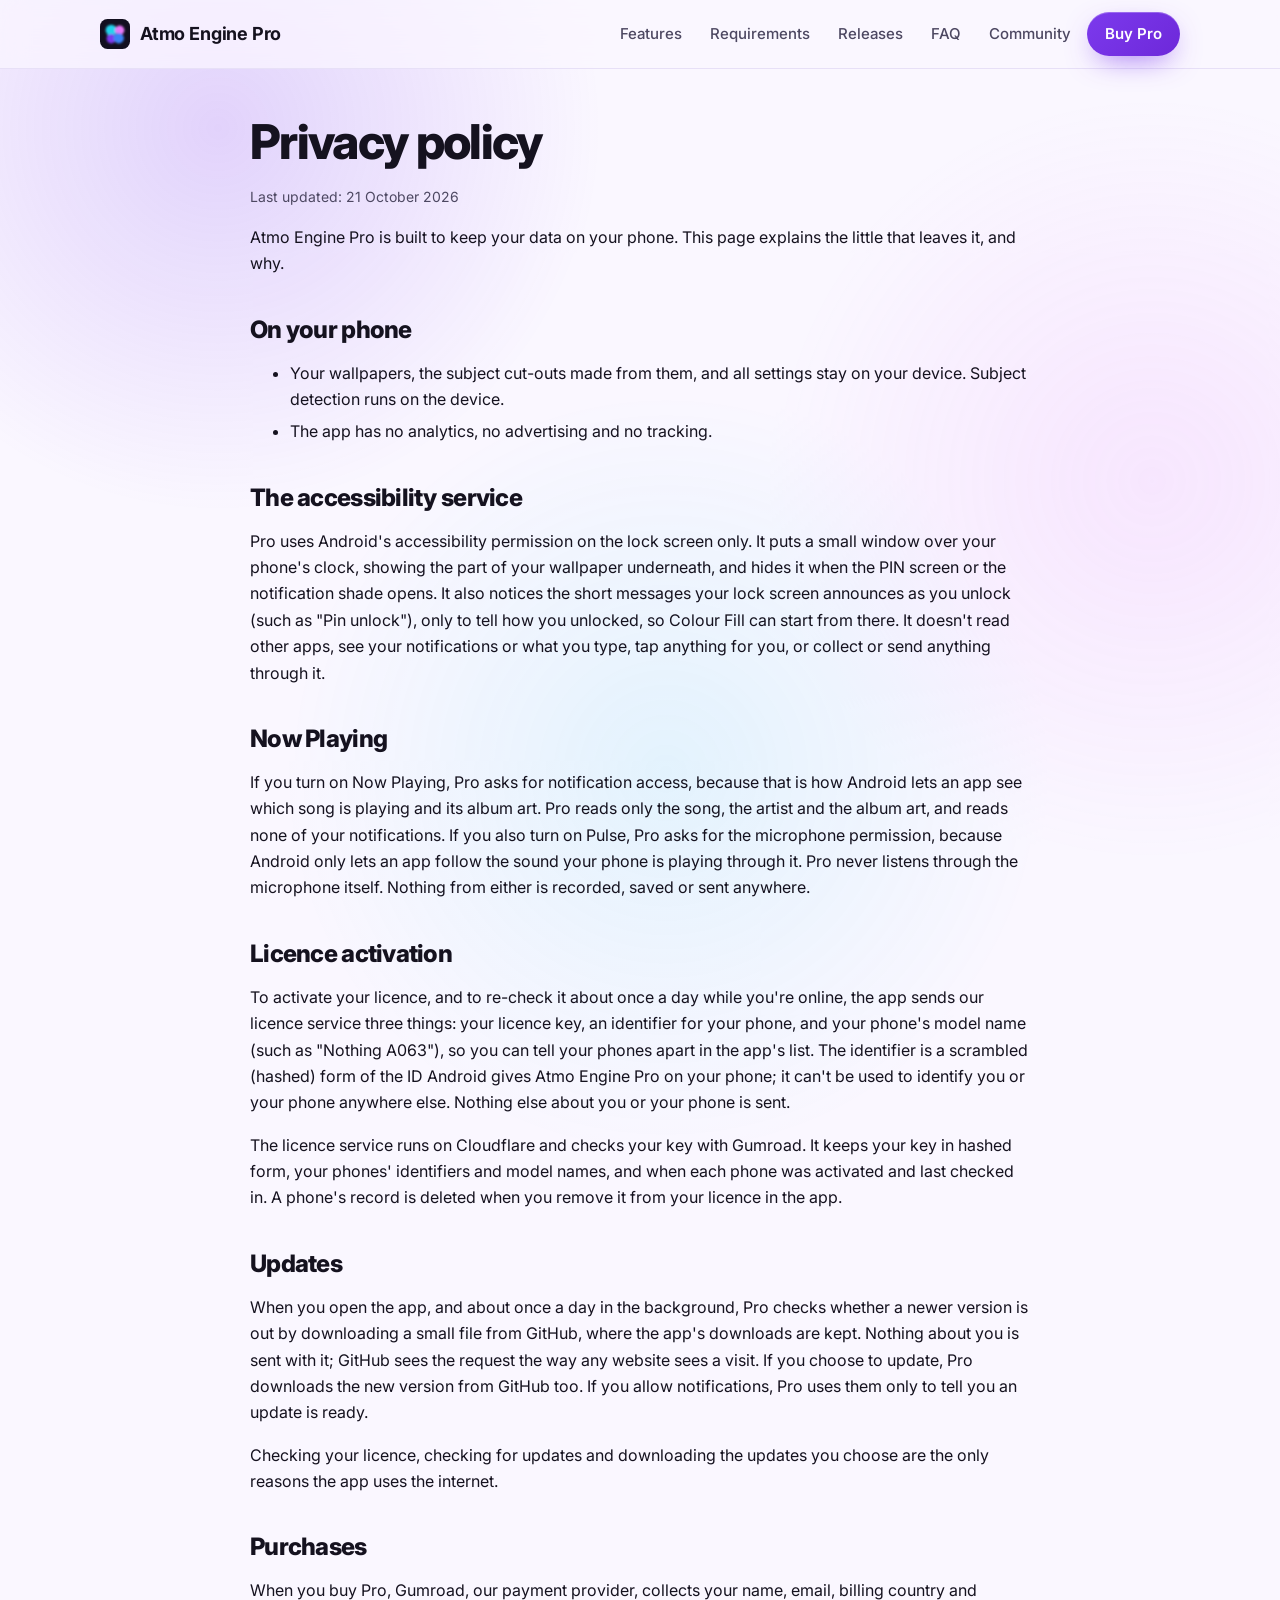
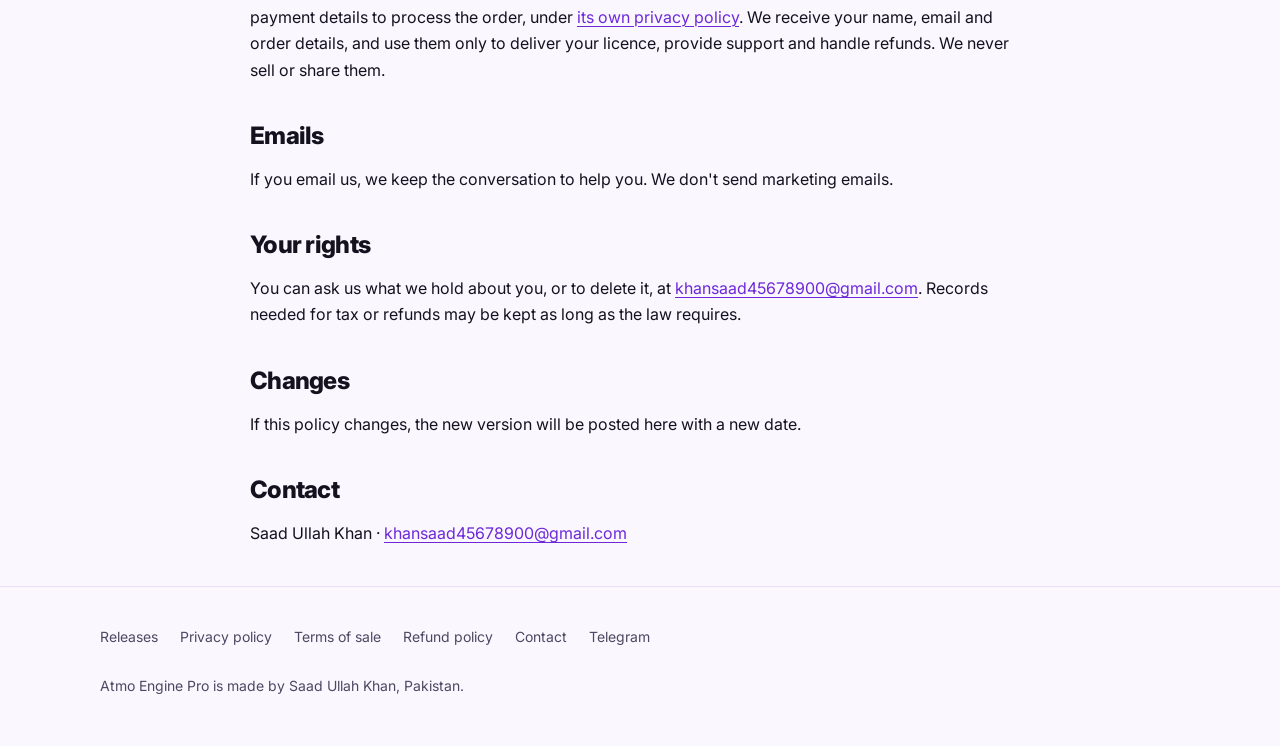
<file: privacy.html>
<!doctype html>
<html lang="en">
<head>
  <meta charset="utf-8">
  <meta name="viewport" content="width=device-width, initial-scale=1, viewport-fit=cover">
  <title>Privacy Policy · Atmo Engine Pro</title>
  <meta name="theme-color" content="#0b0a12" media="(prefers-color-scheme: dark)">
  <meta name="theme-color" content="#faf7ff" media="(prefers-color-scheme: light)">
  <link rel="icon" href="favicon.svg" type="image/svg+xml">
  <link rel="preconnect" href="https://fonts.googleapis.com">
  <link rel="preconnect" href="https://fonts.gstatic.com" crossorigin>
  <link rel="stylesheet" href="https://fonts.googleapis.com/css2?family=Inter:wght@400;500;600;700;800&display=swap">
  <link rel="stylesheet" href="style.css">
</head>
<body>
  <a class="skip" href="#main">Skip to content</a>
  <div class="aurora" aria-hidden="true"><span></span><span></span><span></span></div>
  <header class="site">
    <div class="wrap">
      <a class="brand" href="index.html"><img src="favicon.svg" alt="" width="30" height="30">Atmo Engine Pro</a>
      <nav aria-label="Main">
        <a class="optional" href="index.html#features" data-section="features">Features</a>
        <a class="optional" href="index.html#requirements" data-section="requirements">Requirements</a>
        <a class="optional" href="index.html#releases" data-section="releases">Releases</a>
        <a class="optional" href="index.html#faq" data-section="faq">FAQ</a>
        <a class="optional" href="index.html#contact" data-section="community">Community</a>
        <a class="button small" href="https://khansaad5.gumroad.com/l/atmo-engine-pro">Buy Pro</a>
      </nav>
    </div>
  </header>

  <main id="main">
    <div class="wrap">
      <h1>Privacy policy</h1>
      <p class="muted small">Last updated: 21 October 2026</p>

      <p>
        Atmo Engine Pro is built to keep your data on your phone. This page explains the little
        that leaves it, and why.
      </p>

      <h2>On your phone</h2>
      <ul>
        <li>Your wallpapers, the subject cut-outs made from them, and all settings stay on your device.
            Subject detection runs on the device.</li>
        <li>The app has no analytics, no advertising and no tracking.</li>
      </ul>

      <h2>The accessibility service</h2>
      <p>
        Pro uses Android's accessibility permission on the lock screen only. It puts a small window
        over your phone's clock, showing the part of your wallpaper underneath, and hides it when
        the PIN screen or the notification shade opens. It also notices the short messages your lock
        screen announces as you unlock (such as "Pin unlock"), only to tell how you unlocked, so
        Colour Fill can start from there. It doesn't read other apps, see your notifications or what
        you type, tap anything for you, or collect or send anything through it.
      </p>

      <h2>Now Playing</h2>
      <p>
        If you turn on Now Playing, Pro asks for notification access, because that is how Android
        lets an app see which song is playing and its album art. Pro reads only the song, the artist
        and the album art, and reads none of your notifications. If you also turn on Pulse, Pro asks
        for the microphone permission, because Android only lets an app follow the sound your phone
        is playing through it. Pro never listens through the microphone itself. Nothing from either
        is recorded, saved or sent anywhere.
      </p>

      <h2>Licence activation</h2>
      <p>
        To activate your licence, and to re-check it about once a day while you're online, the app
        sends our licence service three things: your licence key, an identifier for your phone,
        and your phone's model name (such as "Nothing A063"), so you can tell your phones apart in
        the app's list. The identifier is a scrambled (hashed) form of the ID Android gives Atmo
        Engine Pro on your phone; it can't be used to identify you or your phone anywhere else.
        Nothing else about you or your phone is sent.
      </p>
      <p>
        The licence service runs on Cloudflare and checks your key with Gumroad. It keeps your key
        in hashed form, your phones' identifiers and model names, and when each phone was activated
        and last checked in. A phone's record is deleted when you remove it from your licence in the app.
      </p>

      <h2>Updates</h2>
      <p>
        When you open the app, and about once a day in the background, Pro checks whether a newer
        version is out by downloading a small file from GitHub, where the app's downloads are kept.
        Nothing about you is sent with it; GitHub sees the request the way any website sees a visit.
        If you choose to update, Pro downloads the new version from GitHub too. If you allow
        notifications, Pro uses them only to tell you an update is ready.
      </p>
      <p>
        Checking your licence, checking for updates and downloading the updates you choose are the
        only reasons the app uses the internet.
      </p>

      <h2>Purchases</h2>
      <p>
        When you buy Pro, Gumroad, our payment provider, collects your name, email, billing country
        and payment details to process the order, under
        <a href="https://gumroad.com/privacy">its own privacy policy</a>. We receive your name,
        email and order details, and use them only to deliver your licence, provide support and
        handle refunds. We never sell or share them.
      </p>

      <h2>Emails</h2>
      <p>
        If you email us, we keep the conversation to help you. We don't send marketing emails.
      </p>

      <h2>Your rights</h2>
      <p>
        You can ask us what we hold about you, or to delete it, at
        <a href="mailto:khansaad45678900@gmail.com">khansaad45678900@gmail.com</a>.
        Records needed for tax or refunds may be kept as long as the law requires.
      </p>

      <h2>Changes</h2>
      <p>If this policy changes, the new version will be posted here with a new date.</p>

      <h2>Contact</h2>
      <p>Saad Ullah Khan · <a href="mailto:khansaad45678900@gmail.com">khansaad45678900@gmail.com</a></p>
    </div>
  </main>

  <footer class="site">
    <div class="wrap">
      <a href="releases.html">Releases</a>
      <a href="privacy.html">Privacy policy</a>
      <a href="terms.html">Terms of sale</a>
      <a href="refund.html">Refund policy</a>
      <a href="mailto:khansaad45678900@gmail.com">Contact</a>
      <a href="https://t.me/atmoenginepro">Telegram</a>
      <p>Atmo Engine Pro is made by Saad Ullah Khan, Pakistan.</p>
    </div>
  </footer>

  <nav class="bottom-nav" aria-label="Sections">
    <a href="index.html#main" data-section="home"><svg class="icon" viewBox="0 0 24 24" aria-hidden="true"><path d="M3 10.5 12 3l9 7.5V20a1 1 0 0 1-1 1h-5v-6h-6v6H4a1 1 0 0 1-1-1z"/></svg><span>Home</span></a>
    <a href="index.html#features" data-section="features"><svg class="icon" viewBox="0 0 24 24" aria-hidden="true"><path d="M12 3l1.9 5.1L19 10l-5.1 1.9L12 17l-1.9-5.1L5 10l5.1-1.9z"/></svg><span>Features</span></a>
    <a href="index.html#releases" data-section="releases"><svg class="icon" viewBox="0 0 24 24" aria-hidden="true"><path d="M12 3v12"/><path d="m7 10 5 5 5-5"/><path d="M5 21h14"/></svg><span>Releases</span></a>
    <a href="index.html#faq" data-section="faq"><svg class="icon" viewBox="0 0 24 24" aria-hidden="true"><circle cx="12" cy="12" r="10"/><path d="M9.1 9a3 3 0 0 1 5.8 1c0 2-3 3-3 3"/><path d="M12 17h.01"/></svg><span>FAQ</span></a>
    <a href="index.html#contact" data-section="community"><svg class="icon" viewBox="0 0 24 24" aria-hidden="true"><path d="m22 2-7 20-4-9-9-4z"/><path d="M22 2 11 13"/></svg><span>Community</span></a>
  </nav>
</body>
</html>
</file>
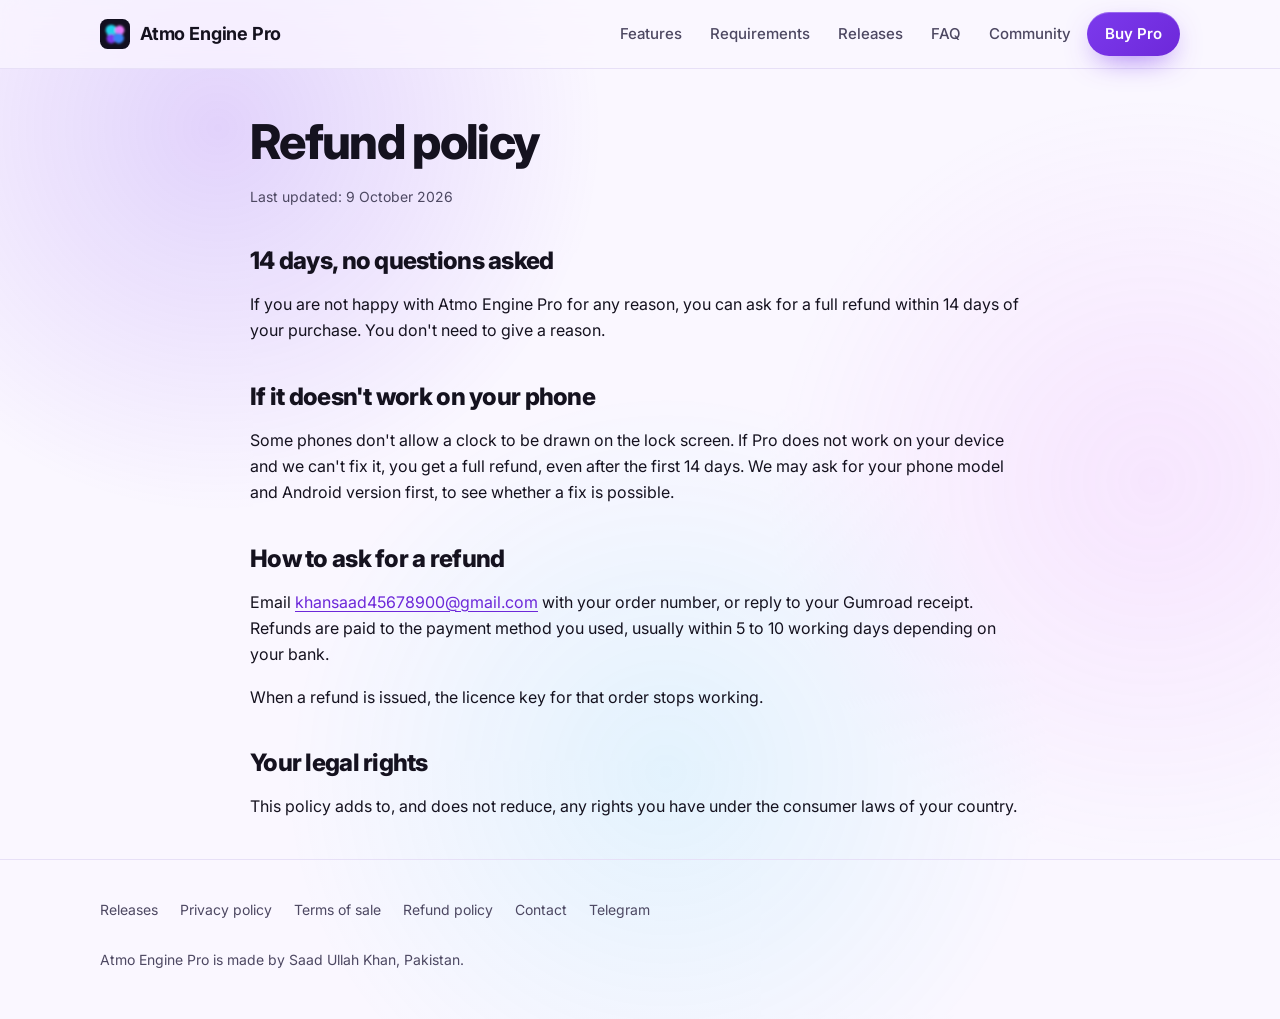
<file: refund.html>
<!doctype html>
<html lang="en">
<head>
  <meta charset="utf-8">
  <meta name="viewport" content="width=device-width, initial-scale=1, viewport-fit=cover">
  <title>Refund Policy · Atmo Engine Pro</title>
  <meta name="theme-color" content="#0b0a12" media="(prefers-color-scheme: dark)">
  <meta name="theme-color" content="#faf7ff" media="(prefers-color-scheme: light)">
  <link rel="icon" href="favicon.svg" type="image/svg+xml">
  <link rel="preconnect" href="https://fonts.googleapis.com">
  <link rel="preconnect" href="https://fonts.gstatic.com" crossorigin>
  <link rel="stylesheet" href="https://fonts.googleapis.com/css2?family=Inter:wght@400;500;600;700;800&display=swap">
  <link rel="stylesheet" href="style.css">
</head>
<body>
  <a class="skip" href="#main">Skip to content</a>
  <div class="aurora" aria-hidden="true"><span></span><span></span><span></span></div>
  <header class="site">
    <div class="wrap">
      <a class="brand" href="index.html"><img src="favicon.svg" alt="" width="30" height="30">Atmo Engine Pro</a>
      <nav aria-label="Main">
        <a class="optional" href="index.html#features" data-section="features">Features</a>
        <a class="optional" href="index.html#requirements" data-section="requirements">Requirements</a>
        <a class="optional" href="index.html#releases" data-section="releases">Releases</a>
        <a class="optional" href="index.html#faq" data-section="faq">FAQ</a>
        <a class="optional" href="index.html#contact" data-section="community">Community</a>
        <a class="button small" href="https://khansaad5.gumroad.com/l/atmo-engine-pro">Buy Pro</a>
      </nav>
    </div>
  </header>

  <main id="main">
    <div class="wrap">
      <h1>Refund policy</h1>
      <p class="muted small">Last updated: 9 October 2026</p>

      <h2>14 days, no questions asked</h2>
      <p>
        If you are not happy with Atmo Engine Pro for any reason, you can ask for a full refund
        within 14 days of your purchase. You don't need to give a reason.
      </p>

      <h2>If it doesn't work on your phone</h2>
      <p>
        Some phones don't allow a clock to be drawn on the lock screen. If Pro does not work on
        your device and we can't fix it, you get a full refund, even after the first 14 days.
        We may ask for your phone model and Android version first, to see whether a fix is possible.
      </p>

      <h2>How to ask for a refund</h2>
      <p>
        Email <a href="mailto:khansaad45678900@gmail.com">khansaad45678900@gmail.com</a> with your
        order number, or reply to your Gumroad receipt. Refunds are paid to the payment method
        you used, usually within 5 to 10 working days depending on
        your bank.
      </p>
      <p>When a refund is issued, the licence key for that order stops working.</p>

      <h2>Your legal rights</h2>
      <p>This policy adds to, and does not reduce, any rights you have under the consumer laws of your country.</p>
    </div>
  </main>

  <footer class="site">
    <div class="wrap">
      <a href="releases.html">Releases</a>
      <a href="privacy.html">Privacy policy</a>
      <a href="terms.html">Terms of sale</a>
      <a href="refund.html">Refund policy</a>
      <a href="mailto:khansaad45678900@gmail.com">Contact</a>
      <a href="https://t.me/atmoenginepro">Telegram</a>
      <p>Atmo Engine Pro is made by Saad Ullah Khan, Pakistan.</p>
    </div>
  </footer>

  <nav class="bottom-nav" aria-label="Sections">
    <a href="index.html#main" data-section="home"><svg class="icon" viewBox="0 0 24 24" aria-hidden="true"><path d="M3 10.5 12 3l9 7.5V20a1 1 0 0 1-1 1h-5v-6h-6v6H4a1 1 0 0 1-1-1z"/></svg><span>Home</span></a>
    <a href="index.html#features" data-section="features"><svg class="icon" viewBox="0 0 24 24" aria-hidden="true"><path d="M12 3l1.9 5.1L19 10l-5.1 1.9L12 17l-1.9-5.1L5 10l5.1-1.9z"/></svg><span>Features</span></a>
    <a href="index.html#releases" data-section="releases"><svg class="icon" viewBox="0 0 24 24" aria-hidden="true"><path d="M12 3v12"/><path d="m7 10 5 5 5-5"/><path d="M5 21h14"/></svg><span>Releases</span></a>
    <a href="index.html#faq" data-section="faq"><svg class="icon" viewBox="0 0 24 24" aria-hidden="true"><circle cx="12" cy="12" r="10"/><path d="M9.1 9a3 3 0 0 1 5.8 1c0 2-3 3-3 3"/><path d="M12 17h.01"/></svg><span>FAQ</span></a>
    <a href="index.html#contact" data-section="community"><svg class="icon" viewBox="0 0 24 24" aria-hidden="true"><path d="m22 2-7 20-4-9-9-4z"/><path d="M22 2 11 13"/></svg><span>Community</span></a>
  </nav>
</body>
</html>
</file>
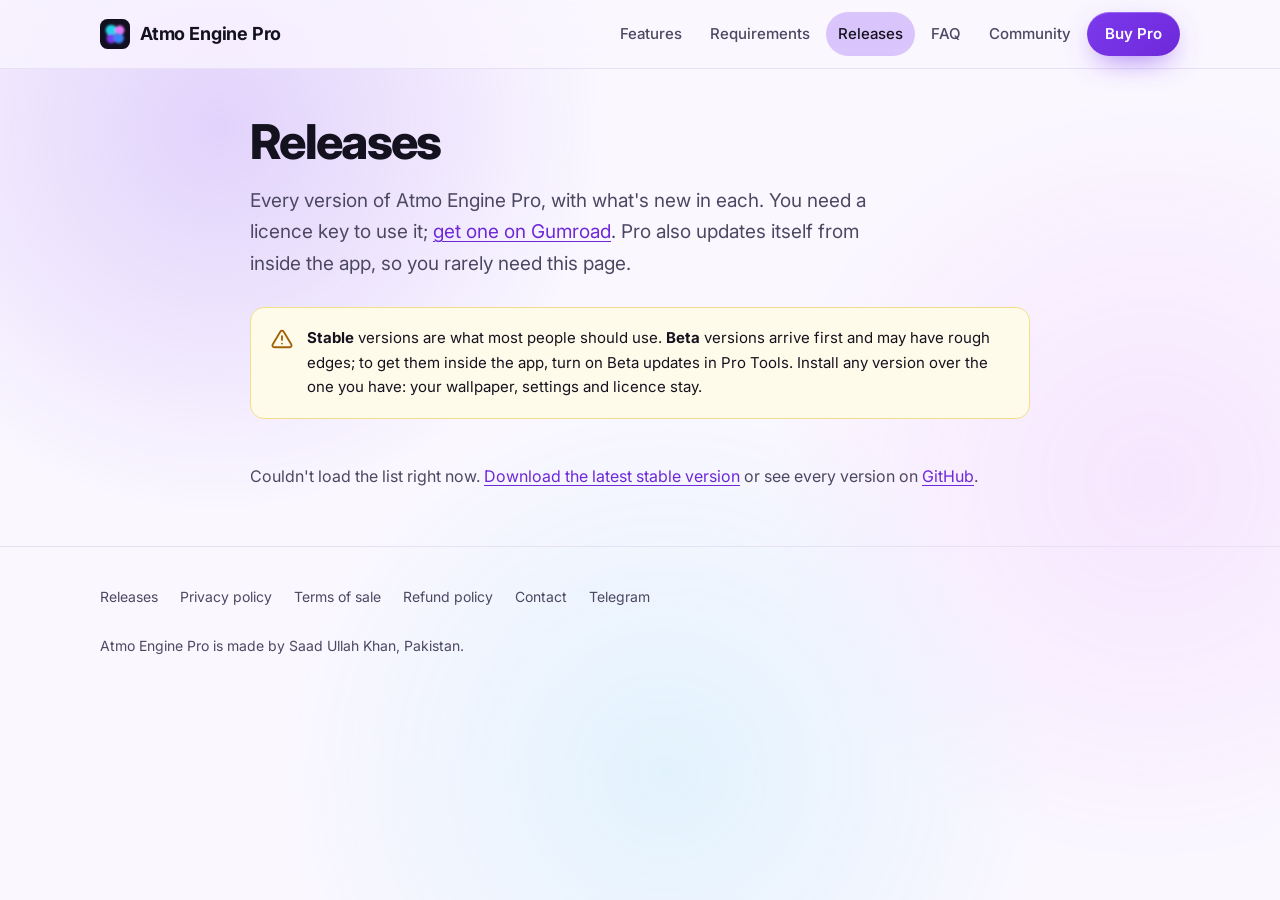
<file: releases.html>
<!doctype html>
<html lang="en">
<head>
  <meta charset="utf-8">
  <meta name="viewport" content="width=device-width, initial-scale=1, viewport-fit=cover">
  <title>Releases · Atmo Engine Pro</title>
  <meta name="description" content="Every version of Atmo Engine Pro, stable and beta, with what's new and a download for each.">
  <meta name="theme-color" content="#0b0a12" media="(prefers-color-scheme: dark)">
  <meta name="theme-color" content="#faf7ff" media="(prefers-color-scheme: light)">
  <link rel="icon" href="favicon.svg" type="image/svg+xml">
  <link rel="preconnect" href="https://fonts.googleapis.com">
  <link rel="preconnect" href="https://fonts.gstatic.com" crossorigin>
  <link rel="stylesheet" href="https://fonts.googleapis.com/css2?family=Inter:wght@400;500;600;700;800&display=swap">
  <link rel="stylesheet" href="style.css">
</head>
<body>
  <a class="skip" href="#main">Skip to content</a>
  <div class="aurora" aria-hidden="true"><span></span><span></span><span></span></div>

  <svg width="0" height="0" style="position:absolute" aria-hidden="true">
    <symbol id="i-download" viewBox="0 0 24 24"><path d="M12 3v12"/><path d="m7 10 5 5 5-5"/><path d="M5 21h14"/></symbol>
    <symbol id="i-alert" viewBox="0 0 24 24"><path d="M10.3 3.9 1.8 18a2 2 0 0 0 1.7 3h17a2 2 0 0 0 1.7-3L13.7 3.9a2 2 0 0 0-3.4 0z"/><path d="M12 9v4"/><path d="M12 17h.01"/></symbol>
  </svg>

  <header class="site">
    <div class="wrap">
      <a class="brand" href="index.html"><img src="favicon.svg" alt="" width="30" height="30">Atmo Engine Pro</a>
      <nav aria-label="Main">
        <a class="optional" href="index.html#features" data-section="features">Features</a>
        <a class="optional" href="index.html#requirements" data-section="requirements">Requirements</a>
        <a class="optional" href="index.html#releases" data-section="releases" aria-current="page">Releases</a>
        <a class="optional" href="index.html#faq" data-section="faq">FAQ</a>
        <a class="optional" href="index.html#contact" data-section="community">Community</a>
        <a class="button small" href="https://khansaad5.gumroad.com/l/atmo-engine-pro">Buy Pro</a>
      </nav>
    </div>
  </header>

  <main id="main">
    <div class="wrap releases">
      <h1>Releases</h1>
      <p class="lead">
        Every version of Atmo Engine Pro, with what's new in each. You need a licence key to use it;
        <a href="https://khansaad5.gumroad.com/l/atmo-engine-pro">get one on Gumroad</a>.
        Pro also updates itself from inside the app, so you rarely need this page.
      </p>

      <div class="note">
        <svg class="icon" aria-hidden="true"><use href="#i-alert"/></svg>
        <p><strong>Stable</strong> versions are what most people should use. <strong>Beta</strong> versions
          arrive first and may have rough edges; to get them inside the app, turn on Beta updates in Pro Tools.
          Install any version over the one you have: your wallpaper, settings and licence stay.</p>
      </div>

      <div id="release-list" class="release-list" aria-live="polite">
        <p class="muted">Loading releases…</p>
      </div>

      <noscript>
        <p>See every version on <a href="https://github.com/saad-khan-rind/atmo-engine-pro-site/releases">GitHub</a>,
          or <a href="https://github.com/saad-khan-rind/atmo-engine-pro-site/releases/latest/download/AtmoEnginePro.apk">download the latest stable version</a>.</p>
      </noscript>
    </div>
  </main>

  <footer class="site">
    <div class="wrap">
      <a href="releases.html">Releases</a>
      <a href="privacy.html">Privacy policy</a>
      <a href="terms.html">Terms of sale</a>
      <a href="refund.html">Refund policy</a>
      <a href="mailto:khansaad45678900@gmail.com">Contact</a>
      <a href="https://t.me/atmoenginepro">Telegram</a>
      <p>Atmo Engine Pro is made by Saad Ullah Khan, Pakistan.</p>
    </div>
  </footer>

  <nav class="bottom-nav" aria-label="Sections">
    <a href="index.html#main" data-section="home"><svg class="icon" viewBox="0 0 24 24" aria-hidden="true"><path d="M3 10.5 12 3l9 7.5V20a1 1 0 0 1-1 1h-5v-6h-6v6H4a1 1 0 0 1-1-1z"/></svg><span>Home</span></a>
    <a href="index.html#features" data-section="features"><svg class="icon" viewBox="0 0 24 24" aria-hidden="true"><path d="M12 3l1.9 5.1L19 10l-5.1 1.9L12 17l-1.9-5.1L5 10l5.1-1.9z"/></svg><span>Features</span></a>
    <a href="index.html#releases" data-section="releases" aria-current="page"><svg class="icon" viewBox="0 0 24 24" aria-hidden="true"><path d="M12 3v12"/><path d="m7 10 5 5 5-5"/><path d="M5 21h14"/></svg><span>Releases</span></a>
    <a href="index.html#faq" data-section="faq"><svg class="icon" viewBox="0 0 24 24" aria-hidden="true"><circle cx="12" cy="12" r="10"/><path d="M9.1 9a3 3 0 0 1 5.8 1c0 2-3 3-3 3"/><path d="M12 17h.01"/></svg><span>FAQ</span></a>
    <a href="index.html#contact" data-section="community"><svg class="icon" viewBox="0 0 24 24" aria-hidden="true"><path d="m22 2-7 20-4-9-9-4z"/><path d="M22 2 11 13"/></svg><span>Community</span></a>
  </nav>

  <script src="releases.js"></script>
  <script>renderReleases(document.getElementById("release-list"), { all: true });</script>
</body>
</html>
</file>
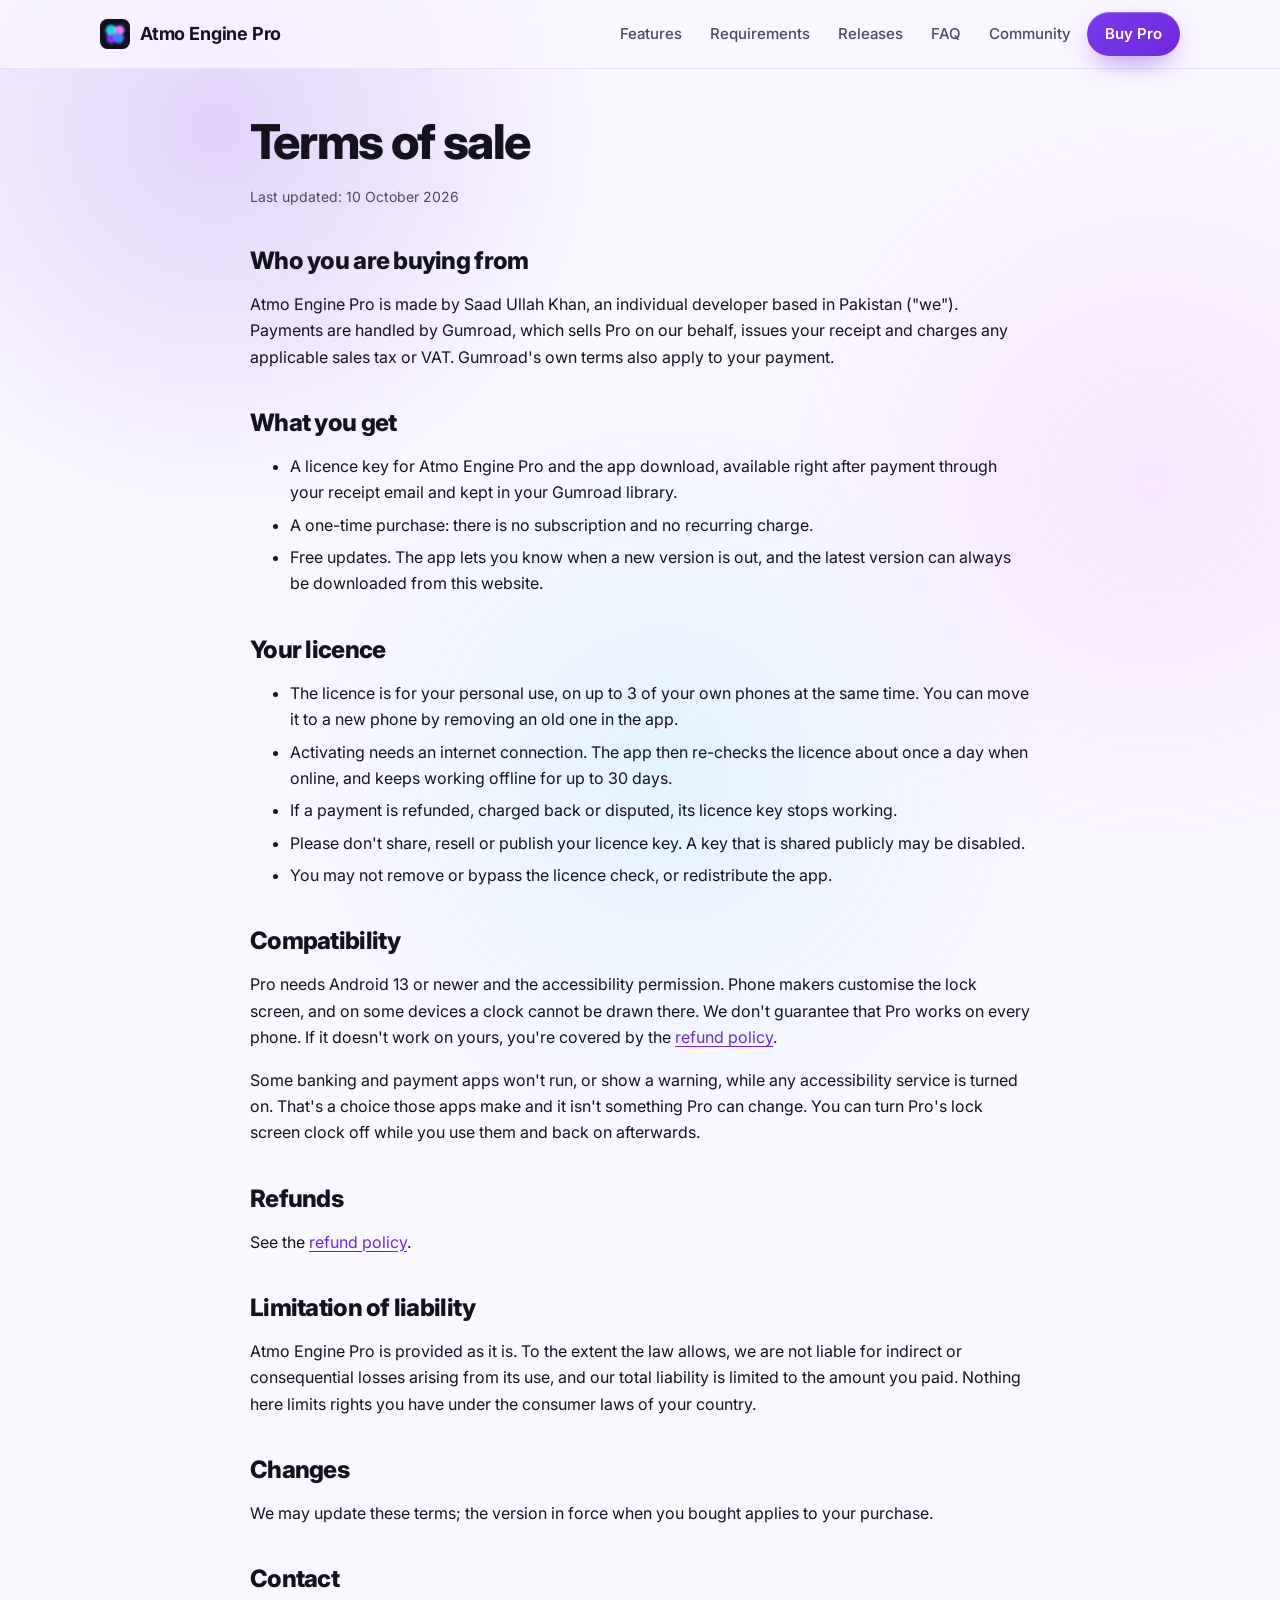
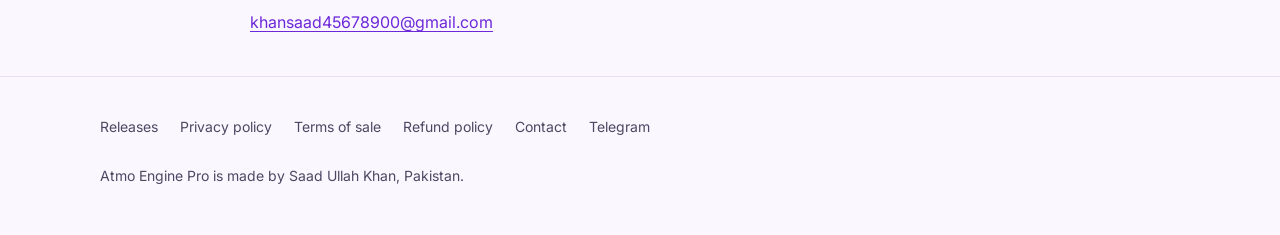
<file: terms.html>
<!doctype html>
<html lang="en">
<head>
  <meta charset="utf-8">
  <meta name="viewport" content="width=device-width, initial-scale=1, viewport-fit=cover">
  <title>Terms of Sale · Atmo Engine Pro</title>
  <meta name="theme-color" content="#0b0a12" media="(prefers-color-scheme: dark)">
  <meta name="theme-color" content="#faf7ff" media="(prefers-color-scheme: light)">
  <link rel="icon" href="favicon.svg" type="image/svg+xml">
  <link rel="preconnect" href="https://fonts.googleapis.com">
  <link rel="preconnect" href="https://fonts.gstatic.com" crossorigin>
  <link rel="stylesheet" href="https://fonts.googleapis.com/css2?family=Inter:wght@400;500;600;700;800&display=swap">
  <link rel="stylesheet" href="style.css">
</head>
<body>
  <a class="skip" href="#main">Skip to content</a>
  <div class="aurora" aria-hidden="true"><span></span><span></span><span></span></div>
  <header class="site">
    <div class="wrap">
      <a class="brand" href="index.html"><img src="favicon.svg" alt="" width="30" height="30">Atmo Engine Pro</a>
      <nav aria-label="Main">
        <a class="optional" href="index.html#features" data-section="features">Features</a>
        <a class="optional" href="index.html#requirements" data-section="requirements">Requirements</a>
        <a class="optional" href="index.html#releases" data-section="releases">Releases</a>
        <a class="optional" href="index.html#faq" data-section="faq">FAQ</a>
        <a class="optional" href="index.html#contact" data-section="community">Community</a>
        <a class="button small" href="https://khansaad5.gumroad.com/l/atmo-engine-pro">Buy Pro</a>
      </nav>
    </div>
  </header>

  <main id="main">
    <div class="wrap">
      <h1>Terms of sale</h1>
      <p class="muted small">Last updated: 10 October 2026</p>

      <h2>Who you are buying from</h2>
      <p>
        Atmo Engine Pro is made by Saad Ullah Khan, an individual developer based in Pakistan
        ("we"). Payments are handled by Gumroad, which sells Pro on our behalf, issues your
        receipt and charges any applicable sales tax or VAT. Gumroad's own terms also apply to your payment.
      </p>

      <h2>What you get</h2>
      <ul>
        <li>A licence key for Atmo Engine Pro and the app download, available right after payment
            through your receipt email and kept in your Gumroad library.</li>
        <li>A one-time purchase: there is no subscription and no recurring charge.</li>
        <li>Free updates. The app lets you know when a new version is out, and the latest version can
            always be downloaded from this website.</li>
      </ul>

      <h2>Your licence</h2>
      <ul>
        <li>The licence is for your personal use, on up to 3 of your own phones at the same time.
            You can move it to a new phone by removing an old one in the app.</li>
        <li>Activating needs an internet connection. The app then re-checks the licence about once a
            day when online, and keeps working offline for up to 30 days.</li>
        <li>If a payment is refunded, charged back or disputed, its licence key stops working.</li>
        <li>Please don't share, resell or publish your licence key. A key that is shared publicly may be disabled.</li>
        <li>You may not remove or bypass the licence check, or redistribute the app.</li>
      </ul>

      <h2>Compatibility</h2>
      <p>
        Pro needs Android 13 or newer and the accessibility permission. Phone makers customise the
        lock screen, and on some devices a clock cannot be drawn there. We don't guarantee that Pro
        works on every phone. If it doesn't work on yours, you're covered by the
        <a href="refund.html">refund policy</a>.
      </p>
      <p>
        Some banking and payment apps won't run, or show a warning, while any accessibility service is
        turned on. That's a choice those apps make and it isn't something Pro can change. You can turn
        Pro's lock screen clock off while you use them and back on afterwards.
      </p>

      <h2>Refunds</h2>
      <p>See the <a href="refund.html">refund policy</a>.</p>

      <h2>Limitation of liability</h2>
      <p>
        Atmo Engine Pro is provided as it is. To the extent the law allows, we are not liable for
        indirect or consequential losses arising from its use, and our total liability is limited
        to the amount you paid. Nothing here limits rights you have under the consumer laws of your country.
      </p>

      <h2>Changes</h2>
      <p>We may update these terms; the version in force when you bought applies to your purchase.</p>

      <h2>Contact</h2>
      <p><a href="mailto:khansaad45678900@gmail.com">khansaad45678900@gmail.com</a></p>
    </div>
  </main>

  <footer class="site">
    <div class="wrap">
      <a href="releases.html">Releases</a>
      <a href="privacy.html">Privacy policy</a>
      <a href="terms.html">Terms of sale</a>
      <a href="refund.html">Refund policy</a>
      <a href="mailto:khansaad45678900@gmail.com">Contact</a>
      <a href="https://t.me/atmoenginepro">Telegram</a>
      <p>Atmo Engine Pro is made by Saad Ullah Khan, Pakistan.</p>
    </div>
  </footer>

  <nav class="bottom-nav" aria-label="Sections">
    <a href="index.html#main" data-section="home"><svg class="icon" viewBox="0 0 24 24" aria-hidden="true"><path d="M3 10.5 12 3l9 7.5V20a1 1 0 0 1-1 1h-5v-6h-6v6H4a1 1 0 0 1-1-1z"/></svg><span>Home</span></a>
    <a href="index.html#features" data-section="features"><svg class="icon" viewBox="0 0 24 24" aria-hidden="true"><path d="M12 3l1.9 5.1L19 10l-5.1 1.9L12 17l-1.9-5.1L5 10l5.1-1.9z"/></svg><span>Features</span></a>
    <a href="index.html#releases" data-section="releases"><svg class="icon" viewBox="0 0 24 24" aria-hidden="true"><path d="M12 3v12"/><path d="m7 10 5 5 5-5"/><path d="M5 21h14"/></svg><span>Releases</span></a>
    <a href="index.html#faq" data-section="faq"><svg class="icon" viewBox="0 0 24 24" aria-hidden="true"><circle cx="12" cy="12" r="10"/><path d="M9.1 9a3 3 0 0 1 5.8 1c0 2-3 3-3 3"/><path d="M12 17h.01"/></svg><span>FAQ</span></a>
    <a href="index.html#contact" data-section="community"><svg class="icon" viewBox="0 0 24 24" aria-hidden="true"><path d="m22 2-7 20-4-9-9-4z"/><path d="M22 2 11 13"/></svg><span>Community</span></a>
  </nav>
</body>
</html>
</file>
<file: style.css>
/* Atmo Engine Pro site. Dark by default (a wallpaper app is shown at night
   as often as by day), light when the visitor's device asks for it. */
:root {
  color-scheme: dark light;
  --bg: #0b0a12;
  --surface: rgba(255, 255, 255, 0.045);
  --surface-strong: rgba(255, 255, 255, 0.08);
  --text: #f3f1fa;
  --muted: #aaa6bd;
  --line: rgba(255, 255, 255, 0.10);
  --primary: #7c3aed;
  --primary-2: #6d28d9;
  --on-primary: #ffffff;
  --link: #c4b5fd;
  --cyan: #22d3ee;
  --magenta: #e879f9;
  --check: #22d3ee;
  --kicker: #e879f9;
  --warn-bg: rgba(250, 204, 21, 0.08);
  --warn-line: rgba(250, 204, 21, 0.28);
  --warn-icon: #facc15;
  --radius: 22px;
  --radius-sm: 14px;
  --shadow: 0 30px 80px -30px rgba(124, 58, 237, 0.55);
  --ease: cubic-bezier(0.2, 0.8, 0.2, 1);
  --wrap: 1120px;
}

@media (prefers-color-scheme: light) {
  :root {
    --bg: #faf7ff;
    --surface: #ffffff;
    --surface-strong: #f6f2ff;
    --text: #15121f;
    --muted: #4d4862;
    --line: #e7e0f7;
    --link: #6d28d9;
    --check: #0e7490;
    --kicker: #a21caf;
    --warn-bg: #fffbea;
    --warn-line: #f2dd8b;
    --warn-icon: #a16207;
    --shadow: 0 30px 70px -35px rgba(109, 40, 217, 0.45);
  }
}

* { box-sizing: border-box; }

html { scroll-behavior: smooth; scroll-padding-top: 88px; }

body {
  margin: 0;
  min-height: 100vh;
  background: var(--bg);
  color: var(--text);
  font: 400 16px/1.65 "Inter", system-ui, -apple-system, "Segoe UI", Roboto, sans-serif;
  -webkit-font-smoothing: antialiased;
  overflow-x: hidden;
}

/* The Atmosphere: soft colour clouds drifting behind every page, like the
   effect the app is named after. Gradients only, moved with transform. */
.aurora {
  position: fixed;
  inset: -20vmax;
  z-index: -1;
  pointer-events: none;
  opacity: 0.55;
}
.aurora span {
  position: absolute;
  width: 60vmax;
  height: 60vmax;
  border-radius: 50%;
  animation: drift 38s var(--ease) infinite alternate;
}
.aurora span:nth-child(1) { top: 0; left: 5%; background: radial-gradient(closest-side, rgba(124, 58, 237, 0.55), transparent); }
.aurora span:nth-child(2) { top: 25%; right: 0; background: radial-gradient(closest-side, rgba(232, 121, 249, 0.38), transparent); animation-duration: 46s; }
.aurora span:nth-child(3) { bottom: 0; left: 30%; background: radial-gradient(closest-side, rgba(34, 211, 238, 0.30), transparent); animation-duration: 52s; }
@media (prefers-color-scheme: light) { .aurora { opacity: 0.35; } }
@keyframes drift {
  from { transform: translate3d(0, 0, 0) scale(1); }
  to { transform: translate3d(6vmax, -4vmax, 0) scale(1.12); }
}

a { color: var(--link); text-underline-offset: 3px; }
a:hover { text-decoration-thickness: 2px; }

:focus-visible {
  outline: 3px solid var(--magenta);
  outline-offset: 3px;
  border-radius: 8px;
}

.skip {
  position: absolute;
  left: 16px;
  top: -60px;
  padding: 10px 16px;
  border-radius: 999px;
  background: var(--primary);
  color: var(--on-primary);
  z-index: 100;
}
.skip:focus { top: 12px; }

.wrap {
  max-width: var(--wrap);
  margin: 0 auto;
  padding: 0 20px;
}

/* Header */
header.site {
  position: sticky;
  top: 0;
  z-index: 50;
  backdrop-filter: saturate(160%) blur(14px);
  -webkit-backdrop-filter: saturate(160%) blur(14px);
  background: color-mix(in srgb, var(--bg) 72%, transparent);
  border-bottom: 1px solid var(--line);
}
header.site .wrap {
  display: flex;
  align-items: center;
  justify-content: space-between;
  gap: 16px;
  min-height: 68px;
}
.brand {
  display: inline-flex;
  align-items: center;
  gap: 10px;
  font-weight: 700;
  font-size: 18px;
  letter-spacing: -0.01em;
  color: var(--text);
  text-decoration: none;
}
.brand img { width: 30px; height: 30px; }
header.site nav {
  display: flex;
  align-items: center;
  gap: 4px;
}
header.site nav a:not(.button) {
  color: var(--muted);
  text-decoration: none;
  font-size: 15px;
  font-weight: 500;
  padding: 10px 12px;
  border-radius: 999px;
  transition: color 0.2s var(--ease), background 0.2s var(--ease);
}
header.site nav a:not(.button):hover { color: var(--text); background: var(--surface-strong); }
header.site nav a[aria-current="page"] { color: var(--text); background: color-mix(in srgb, var(--primary) 26%, transparent); }
@media (max-width: 900px) {
  header.site nav a.optional { display: none; }
}

/* Buttons */
.button {
  display: inline-flex;
  align-items: center;
  justify-content: center;
  gap: 10px;
  min-height: 48px;
  padding: 12px 24px;
  border-radius: 999px;
  border: 0;
  background: linear-gradient(135deg, var(--primary), var(--primary-2));
  color: var(--on-primary);
  font-weight: 600;
  font-size: 16px;
  text-decoration: none;
  cursor: pointer;
  box-shadow: 0 10px 30px -10px rgba(124, 58, 237, 0.8), inset 0 1px 0 rgba(255, 255, 255, 0.25);
  transition: transform 0.2s var(--ease), box-shadow 0.2s var(--ease), filter 0.2s var(--ease);
}
.button:hover { transform: translateY(-2px); filter: brightness(1.08); }
.button:active { transform: translateY(0) scale(0.98); }
.button.small { min-height: 44px; padding: 10px 18px; font-size: 15px; }
.button.ghost {
  background: var(--surface);
  color: var(--text);
  border: 1px solid var(--line);
  box-shadow: none;
}
.button.ghost:hover { background: var(--surface-strong); }

.icon {
  width: 22px;
  height: 22px;
  fill: none;
  stroke: currentColor;
  stroke-width: 2;
  stroke-linecap: round;
  stroke-linejoin: round;
  flex: none;
}
.button .icon { width: 18px; height: 18px; }

/* Hero */
.hero {
  display: grid;
  grid-template-columns: 1.1fr 0.9fr;
  align-items: center;
  gap: 56px;
  padding: 72px 0 56px;
}
@media (max-width: 900px) {
  .hero { grid-template-columns: 1fr; gap: 40px; padding: 40px 0 24px; text-align: center; }
  .hero .actions, .hero .trust { justify-content: center; }
}
.eyebrow {
  display: inline-flex;
  align-items: center;
  gap: 8px;
  padding: 6px 14px;
  border-radius: 999px;
  background: var(--surface);
  border: 1px solid var(--line);
  color: var(--muted);
  font-size: 14px;
  font-weight: 500;
}
.eyebrow .dot { width: 8px; height: 8px; border-radius: 50%; background: linear-gradient(135deg, var(--cyan), var(--magenta)); }
h1 {
  font-size: clamp(38px, 6vw, 64px);
  line-height: 1.04;
  letter-spacing: -0.035em;
  font-weight: 800;
  margin: 20px 0 18px;
  text-wrap: balance;
}
.gradient-text {
  background: linear-gradient(100deg, #c4b5fd 0%, var(--magenta) 45%, var(--cyan) 100%);
  -webkit-background-clip: text;
  background-clip: text;
  color: transparent;
}
@media (prefers-color-scheme: light) {
  .gradient-text { background-image: linear-gradient(100deg, #6d28d9 0%, #a21caf 50%, #0e7490 100%); }
}
.lead {
  font-size: clamp(17px, 2vw, 19px);
  color: var(--muted);
  max-width: 34em;
  margin: 0 0 28px;
}
@media (max-width: 900px) { .lead { margin-left: auto; margin-right: auto; } }
.actions { display: flex; flex-wrap: wrap; gap: 12px; align-items: center; }
.trust {
  display: flex;
  flex-wrap: wrap;
  gap: 8px 20px;
  list-style: none;
  padding: 0;
  margin: 24px 0 0;
  color: var(--muted);
  font-size: 14px;
}
.trust li { display: inline-flex; align-items: center; gap: 8px; }
.trust .icon { width: 18px; height: 18px; color: var(--check); }

/* Phone mock-up: a lock screen whose clock sits behind the mountain. */
.phone {
  position: relative;
  width: min(300px, 78vw);
  aspect-ratio: 9 / 19;
  margin: 0 auto;
  border-radius: 46px;
  padding: 12px;
  background: linear-gradient(160deg, #2a2733, #0d0c12);
  box-shadow: var(--shadow), inset 0 0 0 1.5px rgba(255, 255, 255, 0.12);
}
.phone::before {
  content: "";
  position: absolute;
  top: 24px;
  left: 50%;
  width: 14px;
  height: 14px;
  transform: translateX(-50%);
  border-radius: 50%;
  background: #050507;
  z-index: 3;
}
.screen {
  position: relative;
  height: 100%;
  border-radius: 35px;
  overflow: hidden;
  background: linear-gradient(180deg, #1d1446 0%, #4b1d6b 45%, #b44a8d 78%, #f19a8b 100%);
  isolation: isolate;
  container-type: inline-size;
}
.screen .glow {
  position: absolute;
  border-radius: 50%;
  animation: drift 18s var(--ease) infinite alternate;
}
.screen .glow.a { width: 70%; aspect-ratio: 1; top: 8%; left: -12%; background: radial-gradient(closest-side, rgba(34, 211, 238, 0.55), transparent); }
.screen .glow.b { width: 80%; aspect-ratio: 1; top: 30%; right: -25%; background: radial-gradient(closest-side, rgba(232, 121, 249, 0.6), transparent); animation-duration: 24s; }
/* Now Playing: softened album art with drifting, pulsing colour bubbles. */
.screen.art { background: linear-gradient(170deg, #2b1630 0%, #7a2a4f 42%, #d9705a 76%, #f4c07a 100%); }
.screen.art .glow.a { background: radial-gradient(closest-side, rgba(255, 196, 120, 0.55), transparent); }
.screen.art .glow.b { background: radial-gradient(closest-side, rgba(244, 114, 182, 0.55), transparent); }
.screen.art .glow { will-change: transform, scale; }
.screen .glow.c, .screen .glow.d { aspect-ratio: 1; animation: drift 14s ease-in-out infinite alternate, pulse 1.4s ease-in-out infinite alternate; }
.screen .glow.c { width: 34%; top: 52%; left: 8%; background: radial-gradient(closest-side, rgba(255, 220, 150, 0.8), transparent); }
.screen .glow.d { width: 26%; top: 68%; right: 10%; background: radial-gradient(closest-side, rgba(255, 130, 180, 0.75), transparent); animation-duration: 11s, 1.7s; }
@keyframes pulse { from { scale: 1; } to { scale: 1.15; } }
.np-chip {
  position: absolute;
  left: 50%;
  bottom: 9%;
  transform: translateX(-50%);
  display: inline-flex;
  align-items: center;
  gap: 2cqi;
  padding: 2.4cqi 5cqi;
  border-radius: 999px;
  font-size: 5cqi;
  font-weight: 600;
  white-space: nowrap;
  color: #fff;
  background: rgba(0, 0, 0, 0.35);
}
.np-chip .icon { width: 5.5cqi; height: 5.5cqi; }
.np { align-items: center; gap: 48px; }

/* Spatial: the sky and the mountains sway apart as if the phone tilts; the clock holds still. */
.screen.spatial { background: none; }
.screen.spatial .backdrop {
  position: absolute;
  inset: -6%;
  background: linear-gradient(180deg, #1d1446 0%, #4b1d6b 45%, #b44a8d 78%, #f19a8b 100%);
  animation: tilt-back 7s ease-in-out infinite alternate;
}
.screen.spatial .subject { width: 124%; left: -12%; height: 76%; bottom: -4%; animation: tilt-front 7s ease-in-out infinite alternate; }
@keyframes tilt-back { from { translate: 2.7% 1.2%; } to { translate: -2.7% -1.2%; } }
@keyframes tilt-front { from { translate: -6% -2.6%; } to { translate: 6% 2.6%; } }

/* Music widget: a 2 by 2 card of album art with a dot waveform. */
.widget-mock { display: grid; place-items: center; }
.widget-card {
  position: relative;
  width: min(240px, 62vw);
  aspect-ratio: 1;
  border-radius: 28%;
  overflow: hidden;
  background: linear-gradient(150deg, #2b1630 0%, #7a2a4f 45%, #d9705a 80%, #f4c07a 100%);
  box-shadow: var(--shadow), inset 0 0 0 1.5px rgba(255, 255, 255, 0.12);
  container-type: inline-size;
}
.widget-card .glow { position: absolute; border-radius: 50%; }
.widget-card .glow.a { width: 80%; aspect-ratio: 1; top: -20%; left: -20%; background: radial-gradient(closest-side, rgba(255, 196, 120, 0.5), transparent); }
.widget-card .glow.b { width: 70%; aspect-ratio: 1; bottom: -20%; right: -20%; background: radial-gradient(closest-side, rgba(244, 114, 182, 0.5), transparent); }
.widget-card .wave { position: absolute; left: 12%; right: 12%; bottom: 14%; display: flex; justify-content: space-between; align-items: center; height: 22%; }
.widget-card .wave i { width: 4.6cqi; height: 4.6cqi; border-radius: 50%; background: #fff; animation: dot 1.2s ease-in-out infinite alternate; }
.widget-card .wave i:nth-child(3n) { animation-delay: -0.4s; }
.widget-card .wave i:nth-child(3n+1) { animation-delay: -0.8s; }
.widget-card .wave i:nth-child(4n) { animation-duration: 0.9s; }
@keyframes dot { from { translate: 0 -120%; } to { translate: 0 120%; } }
@media (max-width: 820px) { .np { gap: 32px; } }

.screen .date {
  position: absolute;
  top: 17%;
  width: 100%;
  text-align: center;
  font-size: 5cqi;
  font-weight: 600;
  letter-spacing: 0.04em;
  color: rgba(255, 255, 255, 0.9);
}
.screen .clock {
  position: absolute;
  top: 21%;
  width: 100%;
  text-align: center;
  font-size: 36cqi;
  font-weight: 800;
  letter-spacing: -0.05em;
  line-height: 1;
  color: #fff;
  text-shadow: 0 6px 30px rgba(0, 0, 0, 0.25);
}
.screen .subject {
  position: absolute;
  left: 0;
  bottom: 0;
  width: 100%;
  height: 72%;
}
.screen .stock {
  position: absolute;
  top: 9%;
  left: 9%;
  font-size: 15cqi;
  font-weight: 300;
  line-height: 1;
  color: #fff;
  z-index: 2;
}

/* Sections */
section { padding: 72px 0; }
.section-head { max-width: 680px; margin: 0 0 40px; }
.section-head.center { margin-left: auto; margin-right: auto; text-align: center; }
h2 {
  font-size: clamp(28px, 4vw, 42px);
  line-height: 1.12;
  letter-spacing: -0.03em;
  font-weight: 800;
  margin: 12px 0 14px;
  text-wrap: balance;
}
h3 { font-size: 19px; letter-spacing: -0.01em; margin: 0 0 6px; }
.kicker {
  font-size: 13px;
  font-weight: 700;
  letter-spacing: 0.12em;
  text-transform: uppercase;
  color: var(--kicker);
}
.muted { color: var(--muted); }
.small { font-size: 14px; }

.card {
  background: var(--surface);
  border: 1px solid var(--line);
  border-radius: var(--radius);
  padding: 28px;
}
.grid { display: grid; gap: 16px; grid-template-columns: repeat(auto-fit, minmax(240px, 1fr)); }
@media (min-width: 900px) { .grid.three { grid-template-columns: repeat(3, 1fr); } }
.feature { transition: transform 0.25s var(--ease), border-color 0.25s var(--ease), background 0.25s var(--ease); }
.feature:hover { transform: translateY(-4px); border-color: color-mix(in srgb, var(--primary) 50%, var(--line)); background: var(--surface-strong); }
.feature p { margin: 0; color: var(--muted); font-size: 15px; }
.badge-icon {
  display: grid;
  place-items: center;
  width: 48px;
  height: 48px;
  margin-bottom: 18px;
  border-radius: 16px;
  color: #fff;
  background: linear-gradient(135deg, var(--primary), #c026d3);
  box-shadow: 0 10px 24px -10px rgba(192, 38, 211, 0.8);
}

/* Before / after */
.compare { display: grid; grid-template-columns: 1fr 1fr; gap: 28px; max-width: 600px; margin: 0 auto; }
.compare figure { margin: 0; text-align: center; }
.compare .phone { width: 100%; max-width: 240px; border-radius: 38px; padding: 10px; }
.compare .phone::before { top: 18px; width: 11px; height: 11px; }
/* Only Now Playing's art moves; the clock mock-ups hold still. */
.screen:not(.art) .glow { animation: none; }
.compare .screen { border-radius: 29px; }
.compare figcaption { margin-top: 16px; font-weight: 600; }
.compare figcaption span { display: block; font-weight: 400; font-size: 14px; color: var(--muted); }
@media (max-width: 520px) { .compare { gap: 14px; } }

/* Steps */
.steps { counter-reset: step; display: grid; gap: 16px; grid-template-columns: repeat(auto-fit, minmax(230px, 1fr)); list-style: none; padding: 0; margin: 0; }
.steps li { position: relative; padding-top: 72px; }
.steps li::before {
  counter-increment: step;
  content: counter(step);
  position: absolute;
  top: 26px;
  left: 28px;
  display: grid;
  place-items: center;
  width: 34px;
  height: 34px;
  border-radius: 50%;
  font-weight: 800;
  color: #fff;
  background: linear-gradient(135deg, var(--primary), #c026d3);
}
.steps li p { margin: 0; color: var(--muted); font-size: 15px; }

/* Profile links: pill-shaped, at least 44px tall to tap */
.link-list { list-style: none; padding: 0; margin: 18px 0 0; display: flex; flex-wrap: wrap; gap: 10px; }
.link-list a {
  display: inline-flex;
  align-items: center;
  gap: 8px;
  min-height: 44px;
  padding: 10px 16px;
  border-radius: 999px;
  border: 1px solid var(--line);
  background: var(--surface);
  color: var(--text);
  text-decoration: none;
  font-weight: 500;
  font-size: 15px;
  transition: background 0.2s var(--ease), border-color 0.2s var(--ease), transform 0.2s var(--ease);
}
.link-list a:hover { background: var(--surface-strong); border-color: color-mix(in srgb, var(--primary) 50%, var(--line)); transform: translateY(-2px); }
.link-list .icon { width: 18px; height: 18px; color: var(--link); }
.card > .actions { margin-top: 18px; }

/* Lists with check marks */
.checks { list-style: none; padding: 0; margin: 0; display: grid; gap: 14px; }
.checks li { display: flex; gap: 12px; align-items: flex-start; }
.checks .icon { color: var(--check); margin-top: 2px; }

.two-col { display: grid; grid-template-columns: 1fr 1fr; gap: 16px; }
@media (max-width: 820px) { .two-col { grid-template-columns: 1fr; } }

.note {
  display: flex;
  gap: 14px;
  align-items: flex-start;
  border-radius: var(--radius-sm);
  padding: 18px 20px;
  background: var(--warn-bg);
  border: 1px solid var(--warn-line);
}
.note .icon { color: var(--warn-icon); margin-top: 2px; }
.note p { margin: 0; font-size: 15px; }
.stack { display: grid; gap: 16px; }

/* Pricing */
.pricing {
  position: relative;
  max-width: 560px;
  margin: 0 auto;
  text-align: center;
  padding: 44px 32px;
}
.pricing::before {
  content: "";
  position: absolute;
  inset: -1px;
  border-radius: inherit;
  padding: 1px;
  background: linear-gradient(135deg, var(--primary), var(--magenta), var(--cyan));
  -webkit-mask: linear-gradient(#000 0 0) content-box, linear-gradient(#000 0 0);
  -webkit-mask-composite: xor;
  mask-composite: exclude;
  pointer-events: none;
}
.pricing .amount { font-size: clamp(46px, 13vw, 64px); font-weight: 800; letter-spacing: -0.04em; line-height: 1; margin: 12px 0 6px; }
.pricing .amount small { font-size: 20px; font-weight: 600; color: var(--muted); letter-spacing: 0; }
.pricing .checks { text-align: left; max-width: 360px; margin: 26px auto 30px; }
.pricing .button { width: 100%; max-width: 360px; }

/* FAQ */
.faq { display: grid; gap: 12px; max-width: 820px; margin: 0 auto; }
.faq details {
  background: var(--surface);
  border: 1px solid var(--line);
  border-radius: var(--radius-sm);
  transition: border-color 0.2s var(--ease), background 0.2s var(--ease);
}
.faq details[open] { background: var(--surface-strong); border-color: color-mix(in srgb, var(--primary) 40%, var(--line)); }
.faq summary {
  list-style: none;
  cursor: pointer;
  display: flex;
  align-items: center;
  justify-content: space-between;
  gap: 16px;
  padding: 16px 22px;
  min-height: 56px;
  font-weight: 600;
  font-size: 17px;
}
.faq summary::-webkit-details-marker { display: none; }
.faq summary .icon { transition: transform 0.25s var(--ease); color: var(--muted); }
.faq details[open] summary .icon { transform: rotate(180deg); }
.faq details > div { padding: 0 22px 20px; color: var(--muted); }
.faq details > div p { margin: 0; }

/* Releases page */
.releases > h1:first-child { font-size: clamp(34px, 5vw, 48px); margin-top: 48px; }
.releases { max-width: 820px; }
.release-list { display: grid; gap: 16px; margin: 28px 0 0; }
.release-head { display: flex; align-items: center; gap: 12px; flex-wrap: wrap; }
.release-head h3 { font-size: 24px; margin: 0; }
.release p.small { margin: 4px 0 14px; }
.release .notes { margin: 0 0 20px; padding-left: 20px; color: var(--muted); }
.release .notes li { margin: 4px 0; }
.release.latest { border-color: color-mix(in srgb, var(--primary) 55%, var(--line)); }
.badge {
  display: inline-flex;
  align-items: center;
  padding: 4px 12px;
  border-radius: 999px;
  font-size: 13px;
  font-weight: 700;
}
.badge.stable { background: color-mix(in srgb, var(--primary) 22%, transparent); color: var(--link); }
.badge.beta { background: var(--warn-bg); color: var(--warn-icon); border: 1px solid var(--warn-line); }

.center-link { text-align: center; margin: 28px 0 0; }
#releases .release-list { max-width: 820px; margin: 0 auto; }

/* Bottom pill navigation on small screens, where the header links don't fit.
   Floats above the system gesture bar (safe area) and marks where you are. */
.bottom-nav { display: none; }
@media (max-width: 900px) {
  .bottom-nav {
    display: flex;
    position: fixed;
    left: 50%;
    bottom: calc(12px + env(safe-area-inset-bottom));
    transform: translateX(-50%);
    z-index: 60;
    width: min(460px, calc(100% - 24px));
    padding: 6px;
    gap: 2px;
    border-radius: 999px;
    background: color-mix(in srgb, var(--bg) 80%, transparent);
    backdrop-filter: saturate(160%) blur(18px);
    -webkit-backdrop-filter: saturate(160%) blur(18px);
    border: 1px solid var(--line);
    box-shadow: 0 18px 40px -16px rgba(0, 0, 0, 0.65);
  }
  .bottom-nav a {
    flex: 1;
    display: flex;
    flex-direction: column;
    align-items: center;
    justify-content: center;
    gap: 3px;
    min-height: 54px;
    border-radius: 999px;
    color: var(--muted);
    text-decoration: none;
    font-size: 11px;
    font-weight: 600;
    letter-spacing: 0.01em;
    transition: color 0.2s var(--ease), background 0.2s var(--ease);
  }
  .bottom-nav .icon { width: 22px; height: 22px; }
  .bottom-nav a[aria-current="page"] {
    color: var(--text);
    background: color-mix(in srgb, var(--primary) 30%, transparent);
  }
  body { padding-bottom: calc(92px + env(safe-area-inset-bottom)); }
  section { padding: 44px 0; }
  .section-head { margin-bottom: 28px; }
  .release .button { width: 100%; }
  html { scroll-padding-bottom: 100px; }
  footer.site { padding-bottom: 24px; }
}

/* Policy pages */
main > .wrap > h1:first-child { font-size: clamp(34px, 5vw, 48px); margin-top: 48px; }
main > .wrap:not(.releases):has(> h1:first-child) { max-width: 820px; }
main > .wrap:not(.releases):has(> h1:first-child) h2 { font-size: 24px; margin-top: 40px; }
main > .wrap:not(.releases):has(> h1:first-child) li { margin: 6px 0; }

/* Footer */
footer.site {
  margin-top: 40px;
  border-top: 1px solid var(--line);
  padding: 32px 0 48px;
  color: var(--muted);
  font-size: 14px;
}
footer.site .wrap { display: flex; flex-wrap: wrap; gap: 8px 22px; align-items: center; }
footer.site a { color: var(--muted); text-decoration: none; padding: 6px 0; }
footer.site a:hover { color: var(--text); }
footer.site p { flex-basis: 100%; margin: 12px 0 0; }

/* Appear on scroll, only when JavaScript runs, so nothing stays hidden without it. */
.js .reveal { opacity: 0; transform: translateY(18px); transition: opacity 0.7s var(--ease), transform 0.7s var(--ease); }
.js .reveal.in { opacity: 1; transform: none; }

@media (prefers-reduced-motion: reduce) {
  html { scroll-behavior: auto; }
  *, *::before, *::after { animation: none !important; transition: none !important; }
  .js .reveal { opacity: 1; transform: none; }
}
</file>
